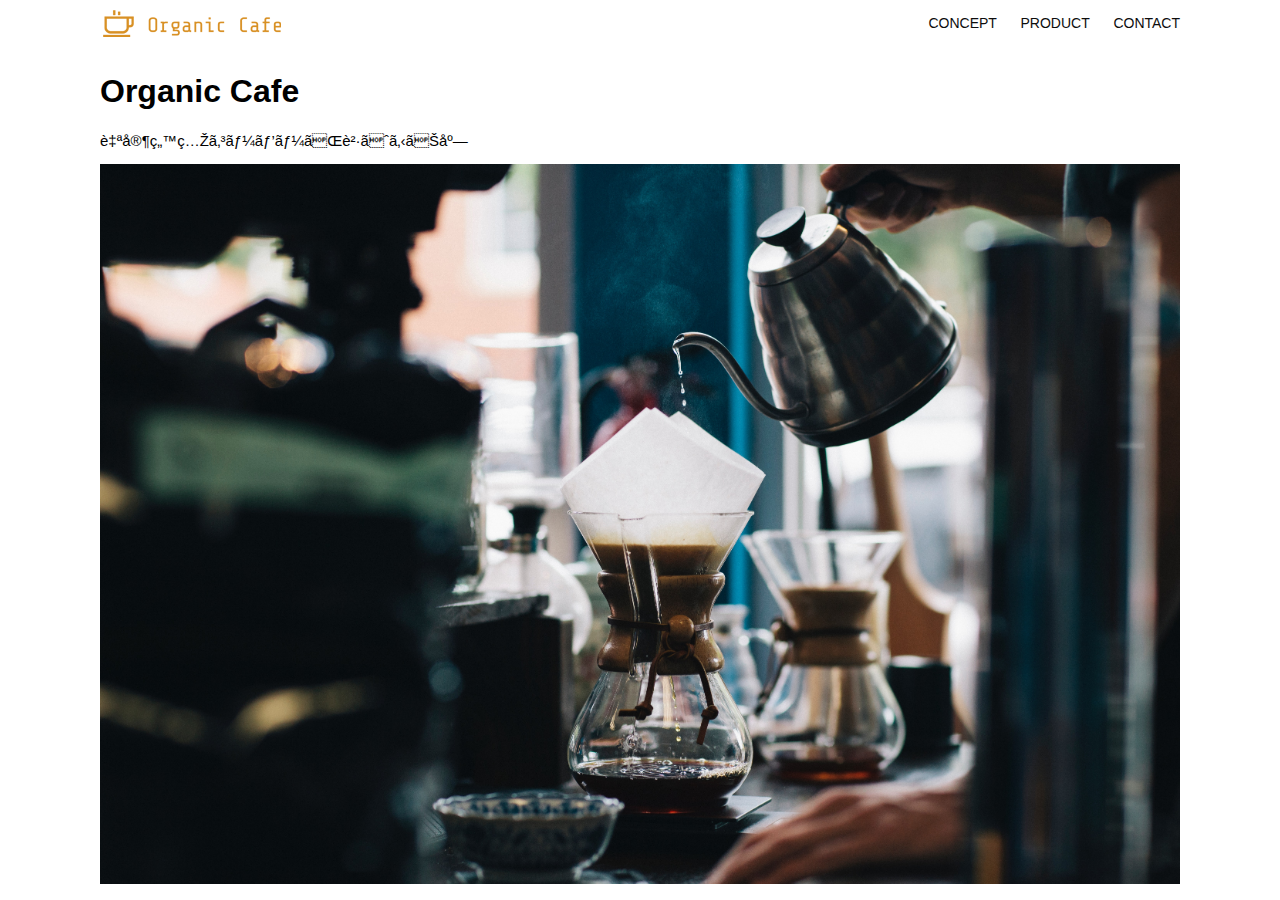
<file: kadai_013/index.html>
<!DOCTYPE html>
 <html>

  <head>
    <title>Organic Cafe</title>
    <meta charset="UFT-8">
    <meta name="description" content="自家焙煎コーヒーがお家で楽しめるOganic Cafe">
    <meta name="viewport" content="width=device-width,initial-scale=1.0">
    <link rel="stylesheet" href="style.css"/>
  </head>
  <body>

    <!-- ヘッダー -->
    <header>
    <!-- ロゴ -->
    <a href="index.html" id="logo"><img src="images/logo.png" alt="トップページに戻る"/></a>

    <!-- PC用ナビゲーション -->
     <nav id="nav-pc">
      <a href="index.html#concept">CONCEPT</a>
      <a href="index.html#product">PRODUCT</a>
      <a href="index.html#contact">CONTACT</a>
     </nav>

     <!-- スマホ用メニューボタン -->
      <img id="menu-sp" src="images/button-menu.png" alt="ナビゲーションを開く" onclick="document.getElementById('nav-sp').style.display = 'block'">
      
     <!-- スマホ用ナビゲーション -->
      <nav id="nav-sp">
        <img id="close" src="images/button-close.png" alt="ナビゲーションを閉じる" onclick="document.getElementById('nav-sp').style.display = 'none'">
         
              <a id="logo-sp" href="index.html" onclick="document.getElementById('nav-sp').style.display = 'none'">
                <img src="images/logo-sp.png" alt="トップページに戻る"></a> 
             
             <a class="menu" href="index.html#concept" onclick="document.getElementById('nav-sp').style.display = 'none'">CONCEPT</a>
             <a class="menu" href="index.html#product" onclick="document.getElementById('nav-sp').style.display = 'none'">PRODUCT</a>
             <a class="menu" href="index.html#contact" onclick="document.getElementById('nav-sp').style.display = 'none'">CONTACT</a>  
        </nav>
      
    </header>

      <main>
        <article>
          <!-- メインビジュアル -->
           <section id="main-visual">
            <div id="main message">
              <h1>Organic Cafe</h1>
              <p>自家焙煎コーヒーが買えるお店</p>
            </div>
            <img src="images/main-image.jpg" alt="コーヒーをハンドドリップで淹れる画像"/>
           </section>
        </article>
      </main>
   </body>
  </html>
</file>
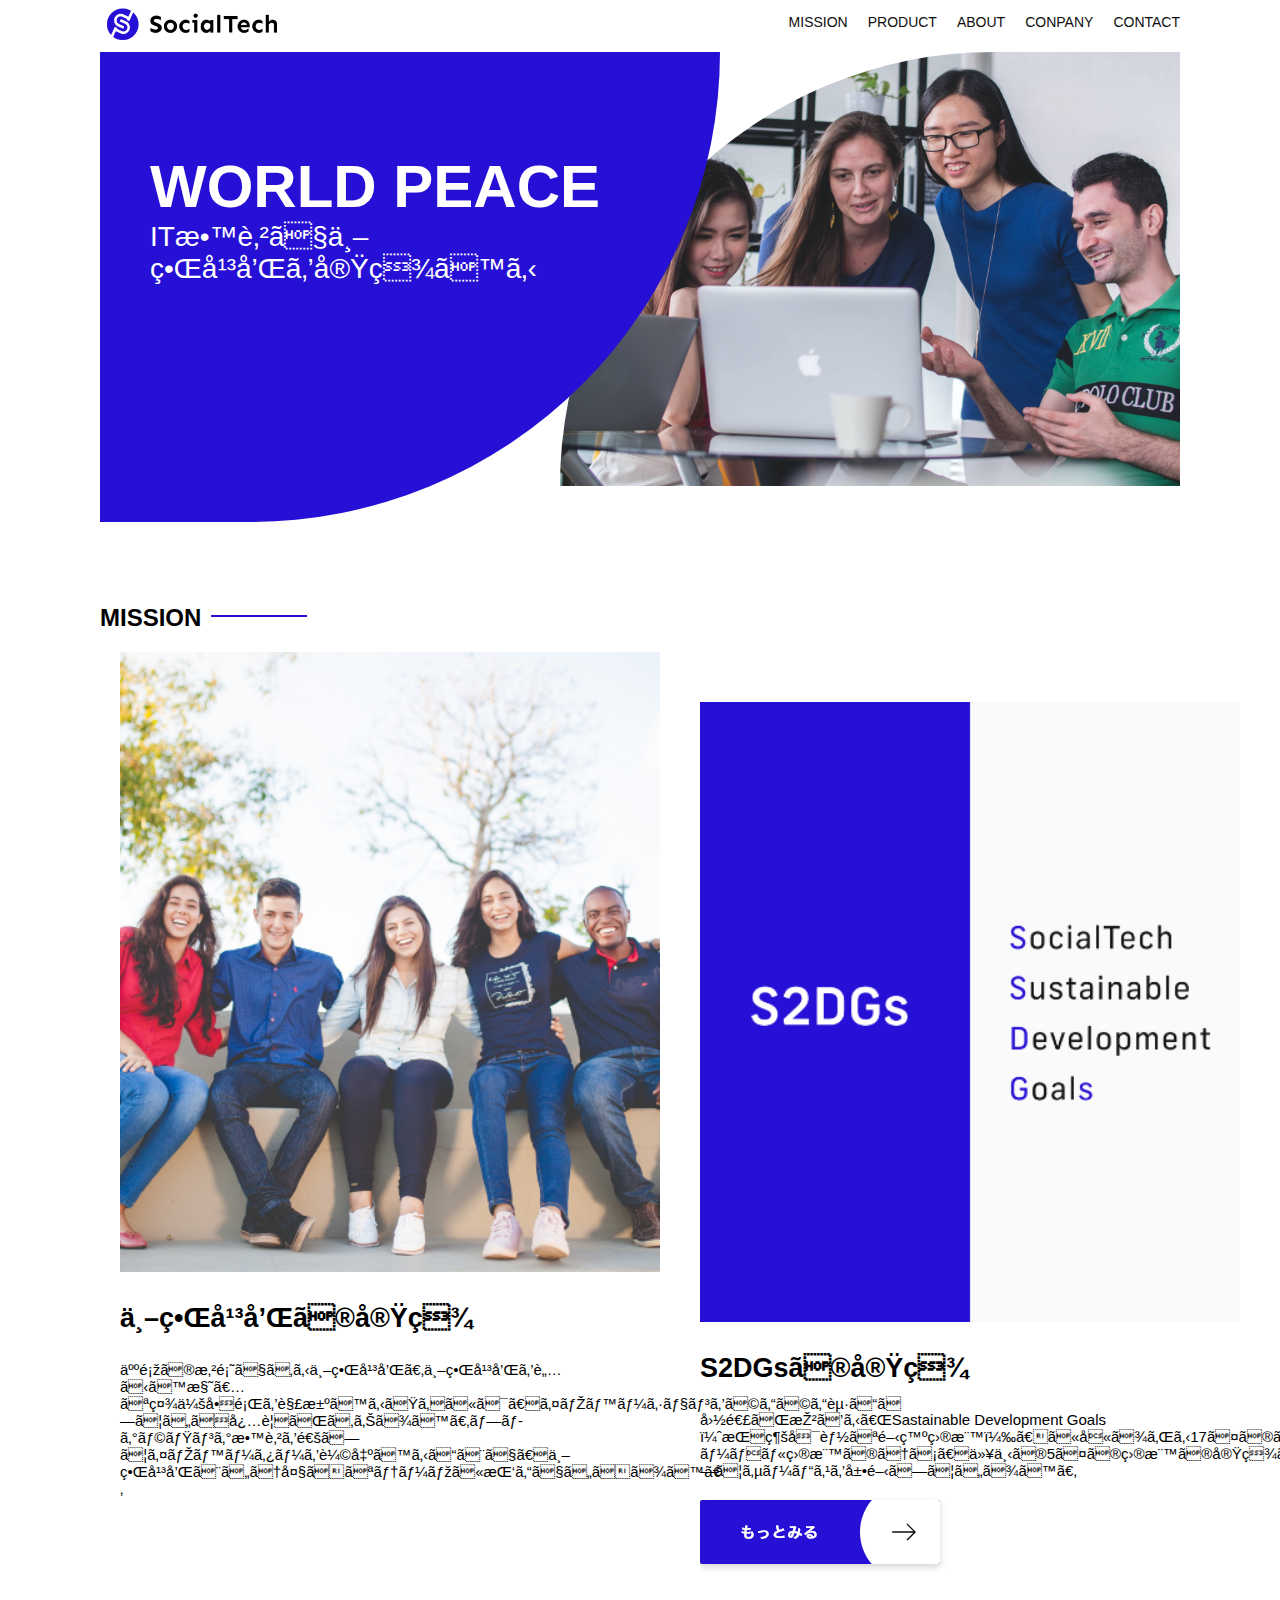
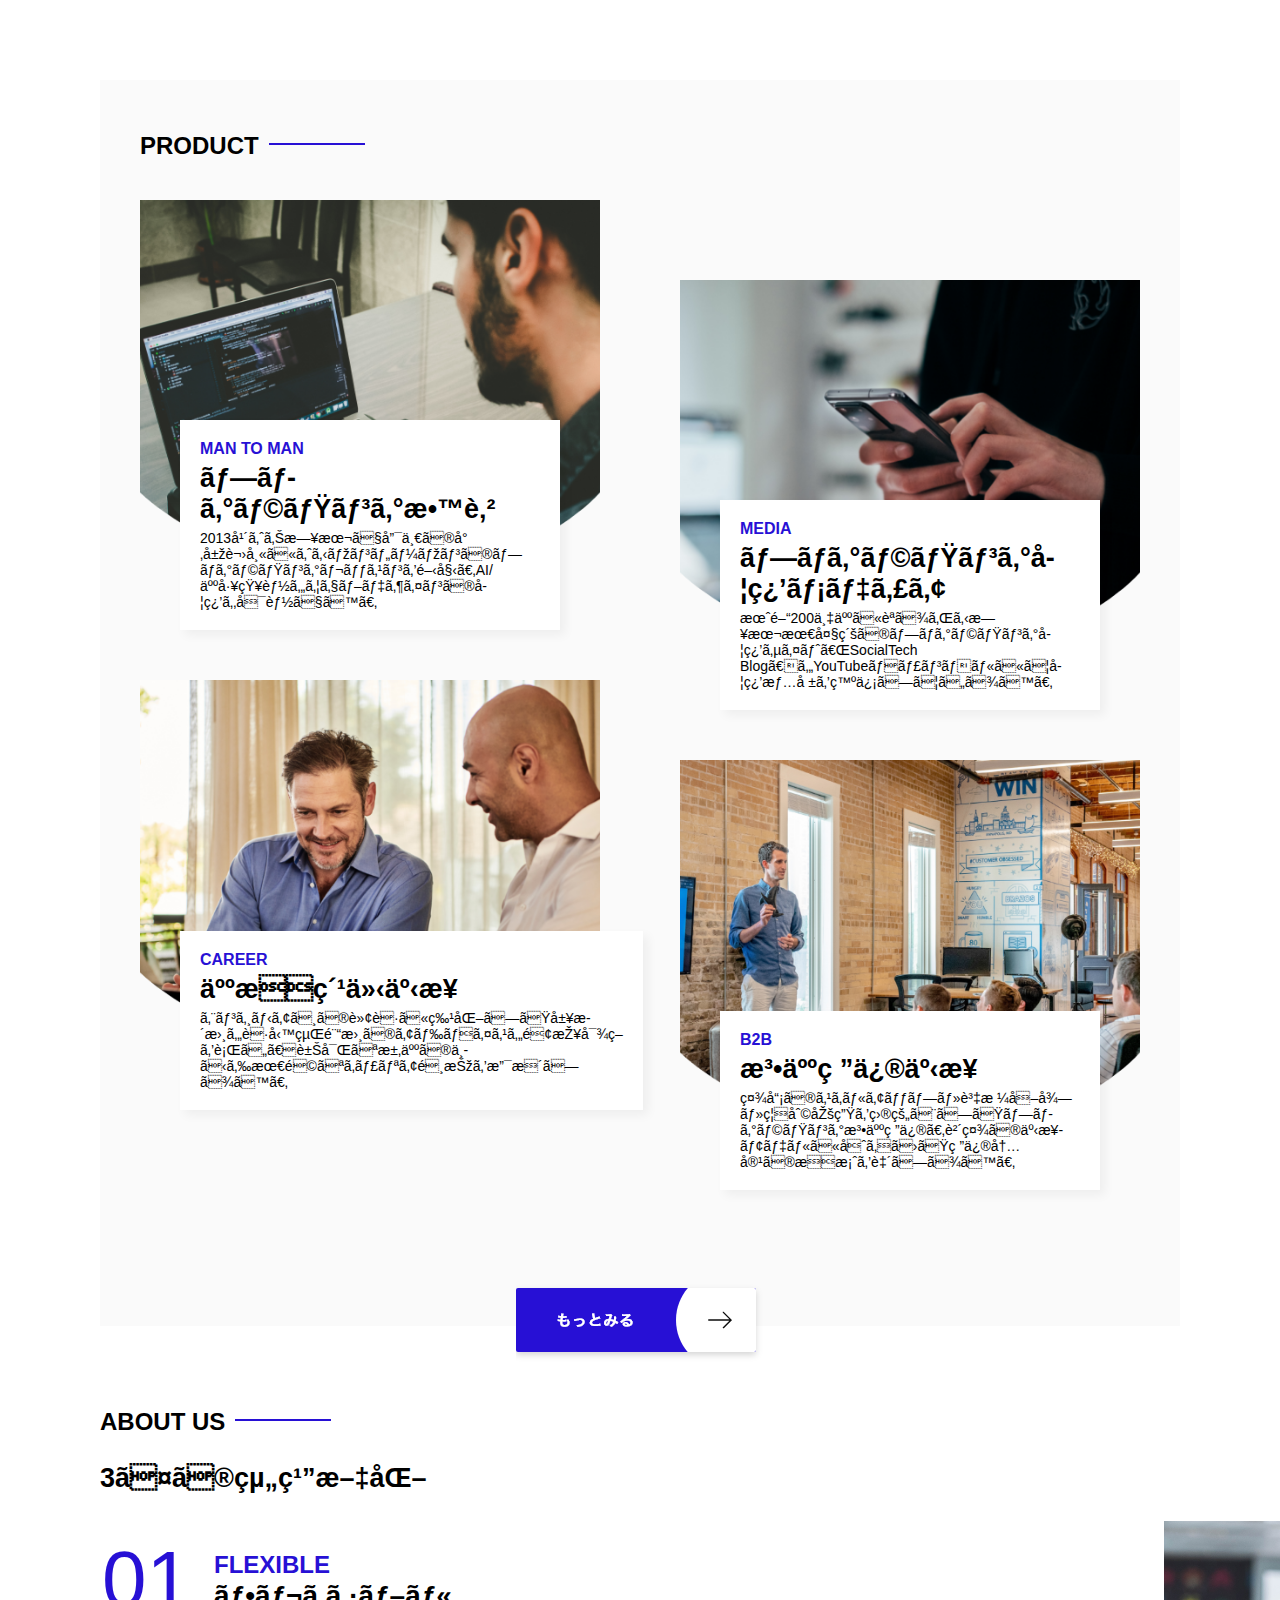
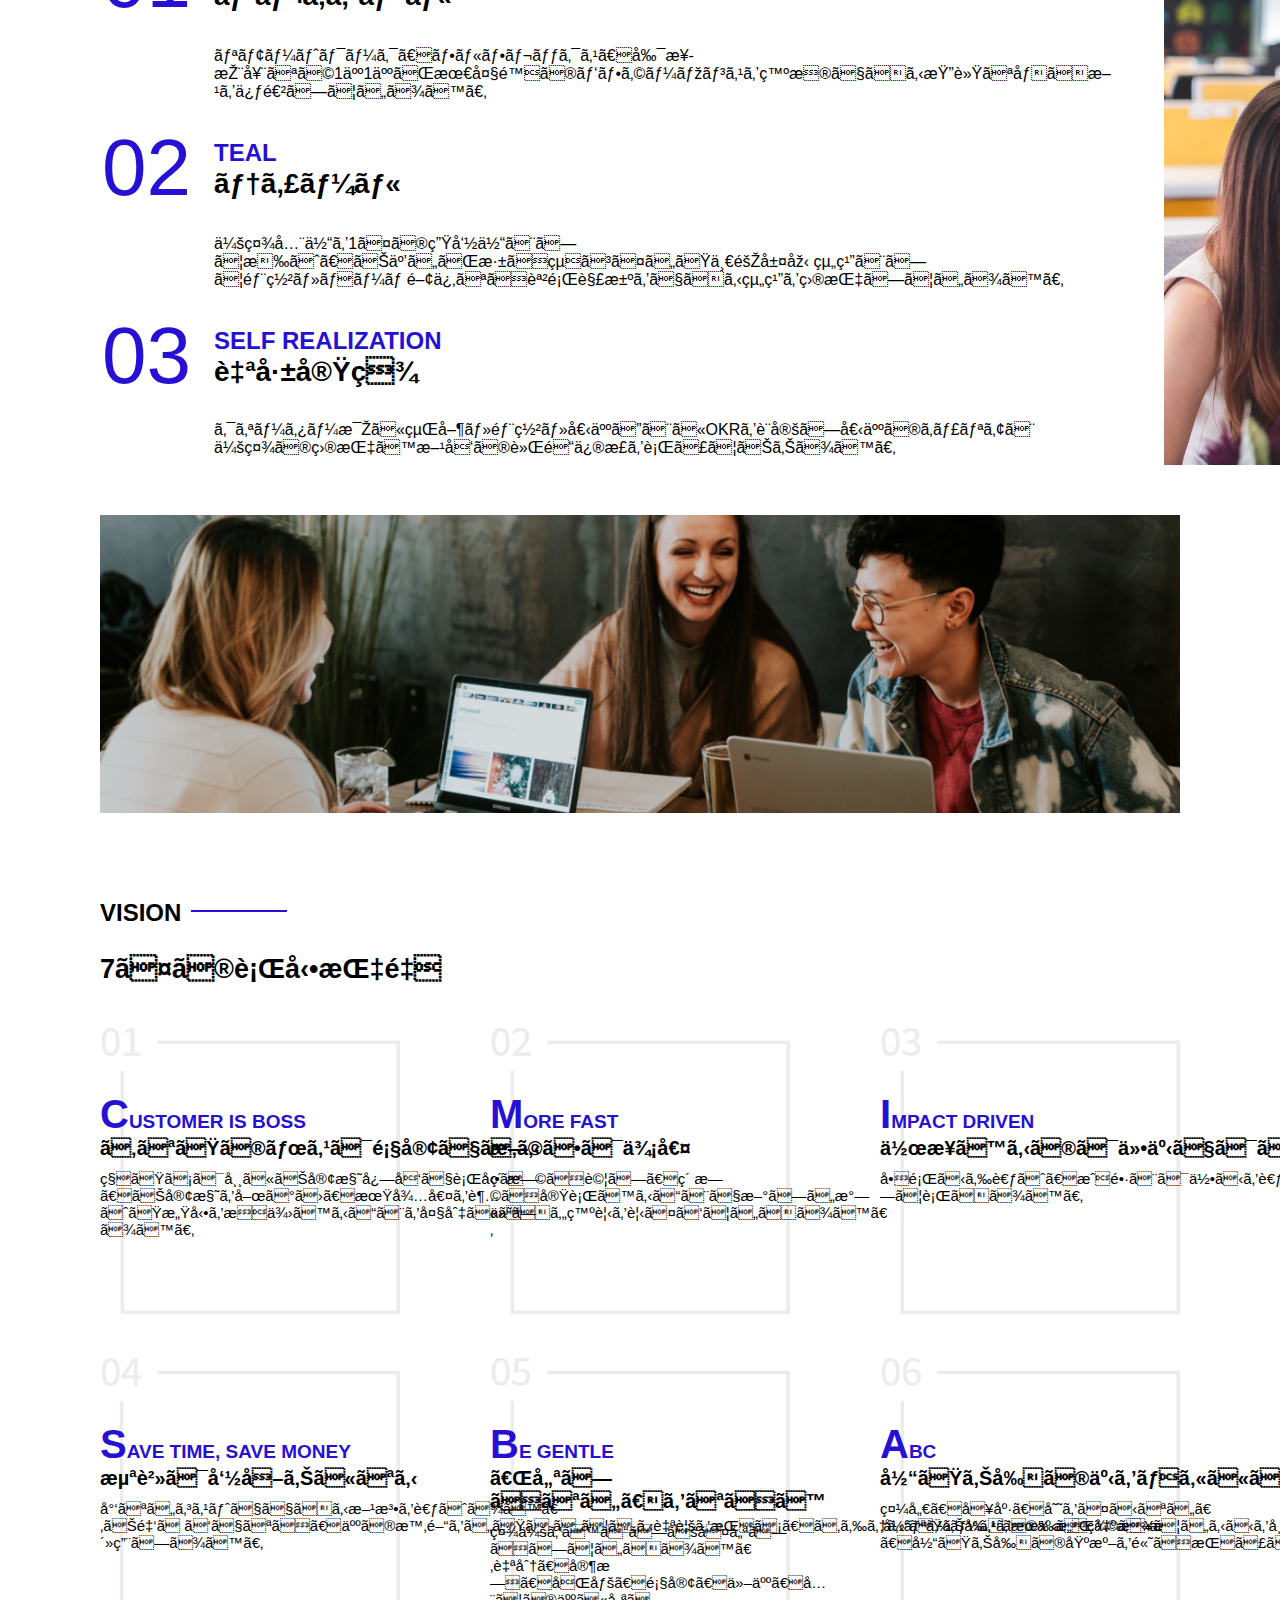
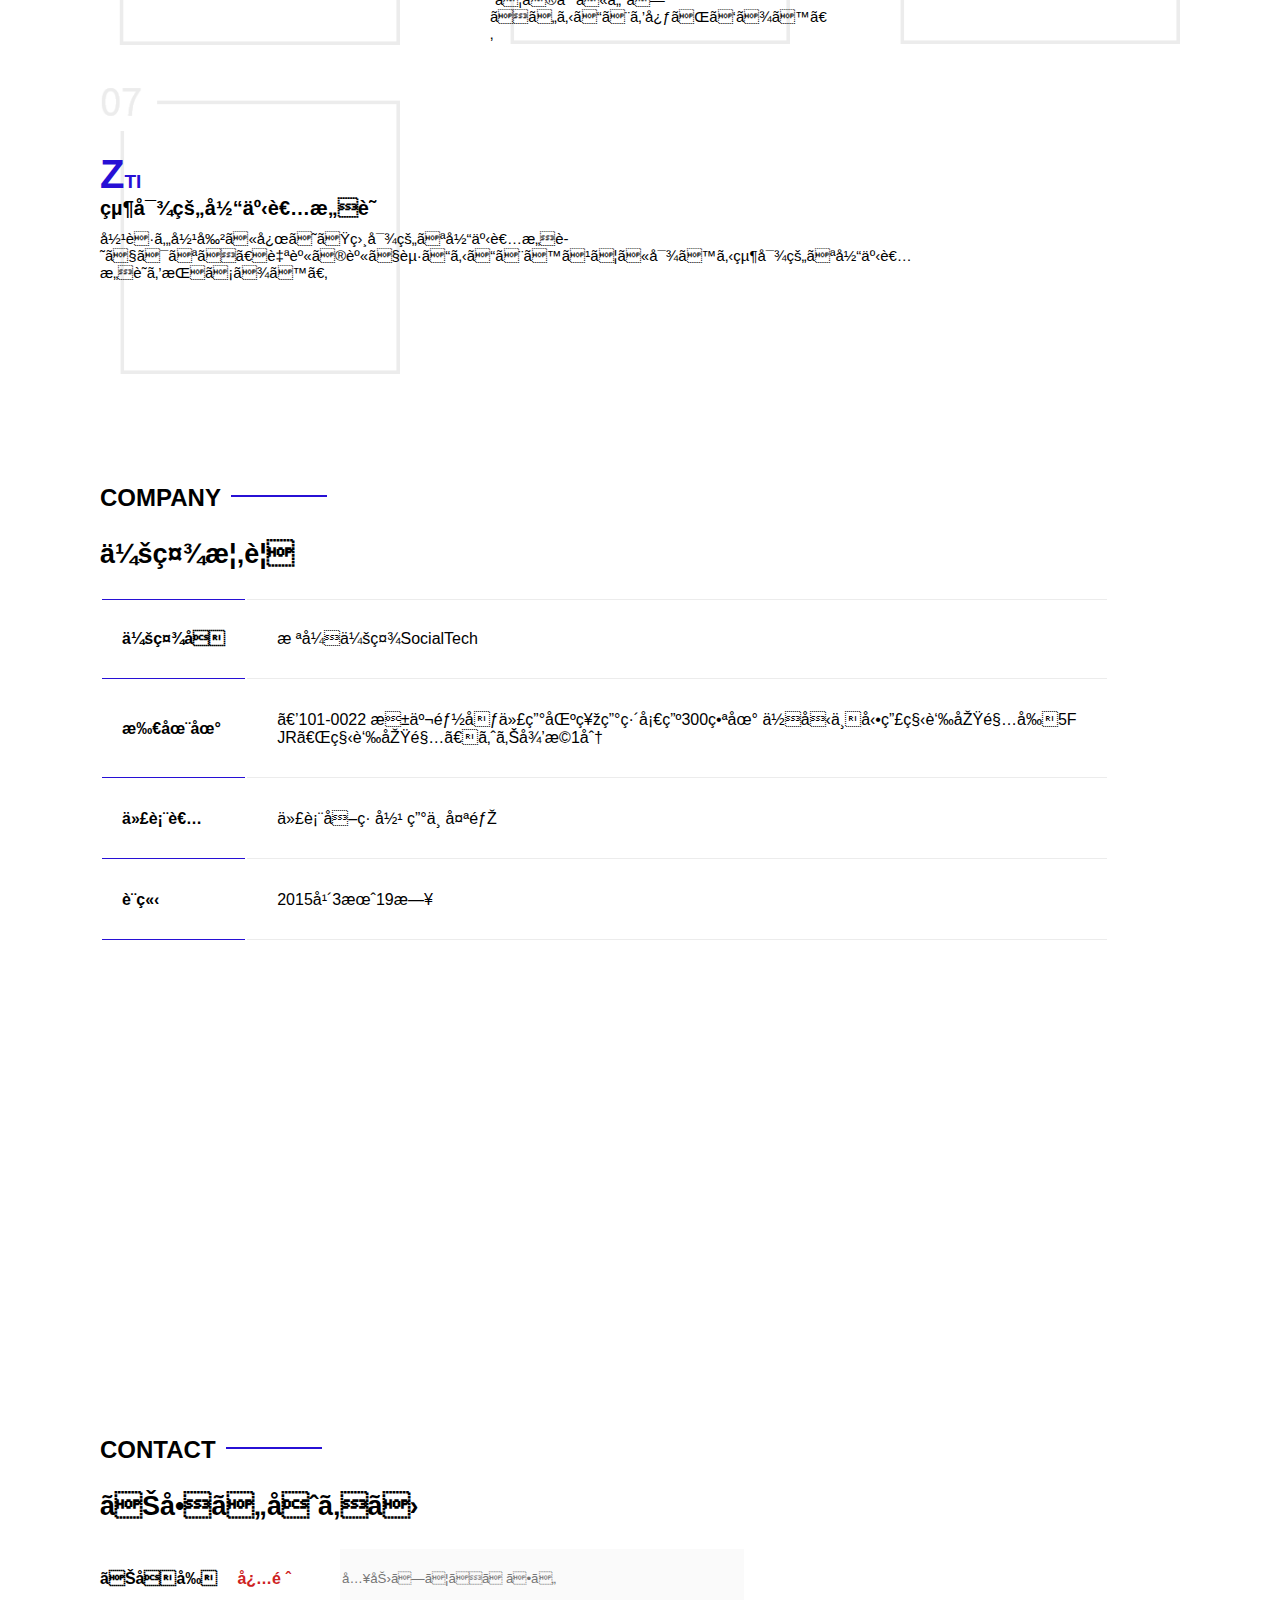
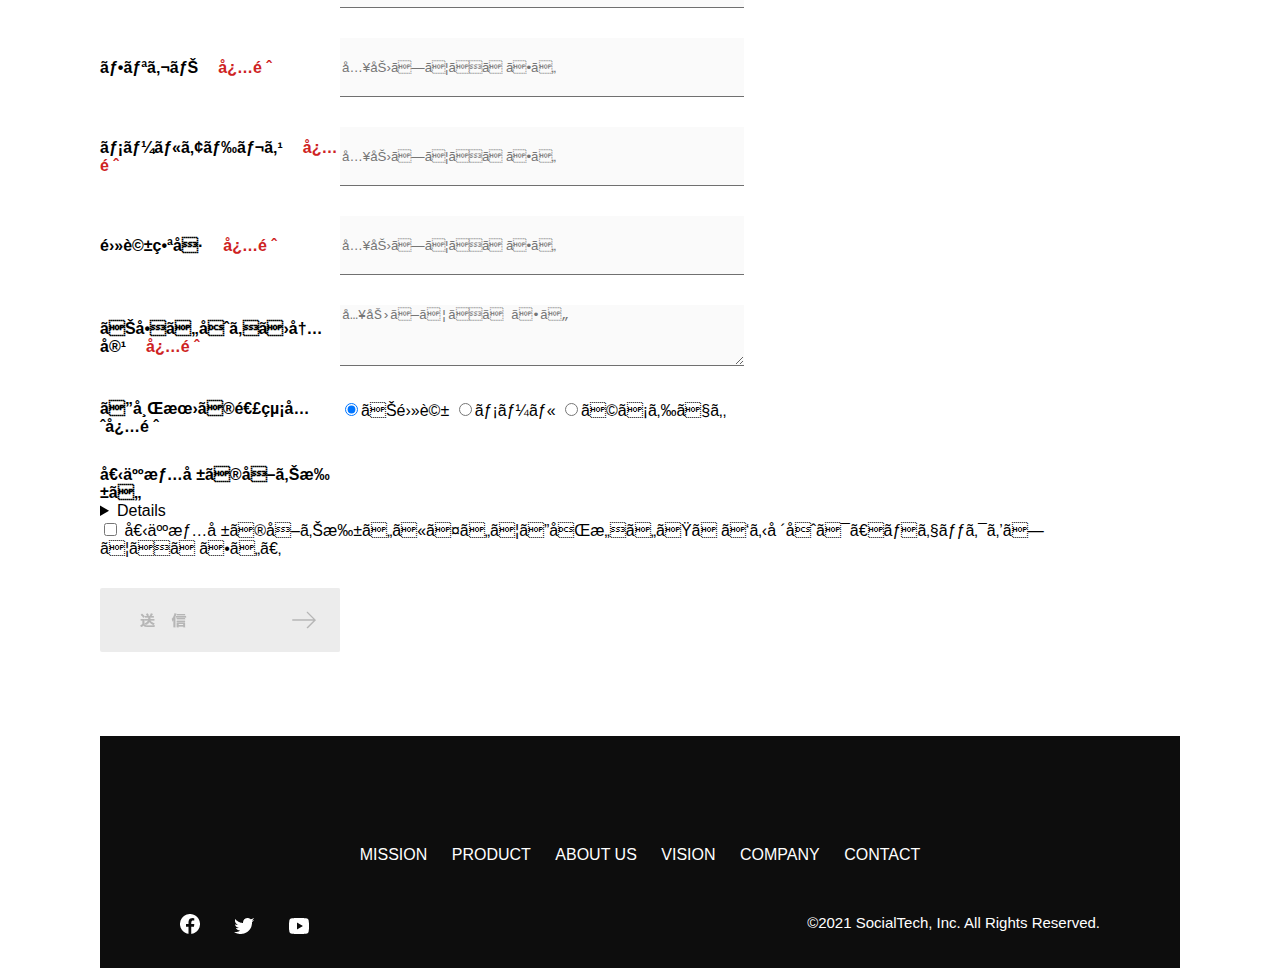
<file: kadai_tutorial_output/index.html>
<!DOCTYPE html>
  <html>
  <head>
     <title>SocialTech</title>
     <meta charset="uft-8">
     <meta name="description" content="SocialTechはEdTech業界のリーディングカンパニーを目指します。">
     <meta name="viewport" content="width=device-width,initial-scale=1.0">
     <link rel="stylesheet" href="style.css">
      

  </head>
  <body>
    <!-- ヘッダー -->
    <header>
    <!-- ロゴ -->
       <a href="index.html" id="logo">
        <img src="images/logo.png" alt="トップページに戻る">
       </a>
    <!-- PC用ナビゲーション -->
       <nav id="nav-pc">
         <ul>
           <li><a href="mission.html">MISSION</a></li>
           <li><a href="product.html">PRODUCT</a></li>
           <li><a href="index.html#aboutus">ABOUT</a></li>
           <li><a href="index.html#company">CONPANY</a></li>
           <li><a href="index.html#cotact">CONTACT</a></li>
         </ul>
       </nav>
        <!-- スマホ用メニューボタン -->
       <button id="menu-sp" onclick="document.getElementById('nav-sp').style.display = 'block'">
         <img src="images/button-menu.png" alt="ナビゲーションを開く">
         </button>
         <!-- スマホ用ナビゲーション -->
        <div id="nav-sp">
          <button id="close" onclick="document.getElementById('nav-sp').style.display = 'none'">
            <img src="images/button-close.png" alt="ナビゲーションを閉じる">
          </button>
  
          <nav>
            <ul>
              <li>
                <a id="logo-sp" href="index.html" onclick="document.getElementById('nav-sp').style.display = 'none'"><img src="images/logo-sp.png" alt="トップページに戻る"></a>
              </li>
              <li><a class="menu" href="mission.html" onclick="document.getElementById('nav-sp').style.display = 'none'">MISSION</a></li>
              <li><a class="menu" href="product.html" onclick="document.getElementById('nav-sp').style.display = 'none'">PRODUCT</a></li>
              <li><a class="menu" href="index.html#aboutus" onclick="document.getElementById('nav-sp').style.display = 'none'">ABOUT US</a></li>
              <li><a class="menu" href="index.html#vision" onclick="document.getElementById('nav-sp').style.display = 'none'">VISION</a></li>
              <li><a class="menu" href="index.html#company" onclick="document.getElementById('nav-sp').style.display = 'none'">COMPANY</a></li>
              <li><a class="menu" href="index.html#contact" onclick="document.getElementById('nav-sp').style.display = 'none'">CONTACT</a></li>
            </ul>
          </nav>
          <div id="sns">
            <a href="https://www.facebook.com/sejuku2013">
              <img src="images/button-facebook.png" alt="Facebookのリンク">
            </a>
            <a href="https://twitter.com/samuraijuku">
              <img src="images/button-twitter.png" alt="Twitterのリンク">
            </a>
            <a href="https://www.youtube.com/channel/UCCFOQO5aDK0xXam4cUQXT8g">
              <img src="images/button-youtube.png" alt="YouTubeのリンク">
            </a>
          </div>
        </div>
    </header>
    
     <main>
       <article>
        <!-- メインビジュアル -->
         <section id="main-visual">
           <div id="main-message">
             <h1>WORLD PEACE</h1>
             <p>IT教育で世界平和を実現する</p>
           </div>
           <img src="images/index/index-main.png" alt="PC周りに集まる多国籍の仲間たち">
         </section>
         <!-- ミッション -->
         <section id="mission">
           <h2 class="index-h2">MISSION</h2>
           <div id="mission-flex">
            <div>
              <img id="mission-photo" src="images/index/index-mission.png" alt="屋外のベンチで写真をさつえいする多国籍の仲間たち">
              <h3>世界平和の実現</h3>
              <p>
                人類の悲願である世界平和。世界平和を脅かす様々な社会問題を解決するためには、イノベーションをどんどん起こしていく必要があります。プログラミング教育を通してイノベーターを輩出することで、世界平和という大きなテーマに挑んでいきます。
              </p>
            </div>
            <div>
              <img id="s2dgs" src="images/index/s2dgs.png" alt="S2DGs">
              <h3>S2DGsの実現</h3>
              <p>国連が掲げる「Sastainable Development Goals （持続可能な開発目標）」に含まれる17つのグローバル目標のうち、以下の5つの目標の実現をミッションとしてサービスを展開しています。</p>
              <a href="mission.html">
                 <img src="images/button-more.png" alt="もっとみる">
              </a>
            </div>
           </div>
         </section>
         <!-- プロダクト -->
          <section id="product">
            <h2 class="index-h2">PRODUCT</h2>
             <div class="product-flex">
              <div id="product-left">
             <div>
                  <img class="product-photo" src="images/index/index-mantoman.png" alt="PCでコードを書く男性">
                  <div class="product-explain">
                     <span>MAN TO MAN</span>
                     <h3>プログラミング教育</h3>
                     <P>2013年より日本で唯一の専属講師によるマンツーマンのプログラミングレッスンを開始。AI/人工知能やウェブデザインの学習も可能です。</P>
                 </div>
                </div>
                <div>
                  <img class="product-photo" src="images/index/index-career.png" alt="笑顔で話し合う２人の男性">
                  <div class="product-explain">
                    <span>CAREER</span>
                    <h3>人材紹介事業</h3>
                    <p>エンジニアへの転職に特化した履歴書や職務経験書のアドバイスや面接対策を行い、豊富な求人の中から最適なキャリア選択を支援します。</p>
                  </div>
                </div>
             </div>
             <div id="product-right">
               <div>
                <img class="product-photo" src="images/index/index-media.png" alt="スマートフォンを操作する人">
                <div class="product-explain">
                  <span>MEDIA</span>
                  <h3>プログラミング学習メディア</h3>
                  <p>月間200万人に読まれる日本最大級のプログラミング学習サイト「SocialTech Blog」やYouTubeチャンネルにて学習情報を発信しています。</p>
                </div>
              </div>
              <div>
                <img class="product-photo" src="images/index/index-b2b.png" alt="講演中の男性とそれを聴く人々">
                <div class="product-explain">
                <span>B2B</span>
                <h3>法人研修事業</h3>
                <P>社員のスキルアップ・資格取得・福利厚生を目的としたプログラミング法人研修。貴社の事業モデルに合わせた研修内容の提案を致します。</P>
                </div>
               </div>
              </div>
             </div>
            <div id="product-more">
              <a href="product.html">
                <img src="images/button-more.png" alt="もっとみる">
              </a>
            </div>  
          </section>
           <!-- ABOUT US -->
            <section id="aboutus">
               <h2 class="index-h2"> ABOUT US</h2>
               <h3>3つの組織文化</h3>
               <div>
                 <table class="culture-table">
                   <tr>
                    <td class="culture-num">01</td>
                    <th><span class="culture-en">FLEXIBLE</span><br>フレキシブル</th>
                  </tr>
                  <tr>
                    <td>
                      <!--空のセル-->
                    </td>
                    <td class="culture-description">リモートワーク、フルフレックス、副業推奨など1人1人が最大限のパフォーマンスを発揮できる柔軟な働き方を促進しています。</td>
                  </tr>
                  <tr>
                    <td class="culture-num">02</td>
                    <th><span class="culture-en">TEAL</span><br>ティール</th>
                  </tr>
                  <tr>
                    <td>
                      <!--空のセル-->
                    </td>
                    <td class="culture-description">会社全体を1つの生命体として捉え、お互いが深く結びついた一階層型 組織として部署・チーム関係なく課題解決をできる組織を目指しています。</td>
                  </tr>
                  <tr>
                    <td class="culture-num">03</td>
                    <th><span class="culture-en">SELF REALIZATION</span><br>自己実現</th>
                  </tr>
                  <tr>
                    <td>
                      <!--空のセル-->
                    </td>
                    <td class="culture-description">クオーター毎に経営・部署・個人ごとにOKRを設定し個人のキャリアと 会社の目指す方向の軌道修正を行っております。</td>
                  </tr> 
                 </table>
                  <img class="culture-img" src="images/index/index-aboutus1.png" alt="笑顔で話しあう2人の女性">
               </div>
                  <img class="culture-img2" src="images/index/index-aboutus2.png" alt="笑顔で話し合う3人の男女">
            </section>
          <!-- VISION -->
          <section id="vision">
            <h2 class="index-h2">VISION</h2>
            <h3>7つの行動指針</h3>
            <div>
                <div class="vision-box">
                  <img src="images/index/vision-01.png" alt="01">
                  <div>
                    <h4>CUSTOMER IS BOSS</h4>
                    <h5>あなたのボスは顧客である</h5>
                    <p>私たちは常にお客様志向で行動し、お客様を喜ばせ、期待値を超えた感動を提供することを大切にします。</p>
                  </div>
                </div>
                 <div class="vision-box">
                  <img src="images/index/vision-02.png" alt="02">
                  <div>
                    <h4> MORE FAST</h4>
                    <h5>早さは価値</h5>
                    <p>素早く試し、素早く実行することで新しい気付きや発見を見つけていきます。</p>
                  </div>
                 </div>
                 <div class="vision-box">
                 <img src="images/index/vision-03.png" alt="03">
                 <div>
                   <h4>IMPACT DRIVEN</h4>
                   <h5>作業するのは仕事ではない</h5>
                   <p>問題から考え、成長とは何かを考え続け、インパクトのある成果を生むために仕事をして行きます。</p>
                 </div>
                </div>
                <div class="vision-box">
                <img src="images/index/vision-04.png" alt="04">
                <div>
                  <h4>SAVE TIME, SAVE MONEY</h4>
                  <h5>浪費は命取りになる</h5>
                  <p>少ないコストでできる方法を考えます。お金だけでなく、人の時間をいただいている自覚を持ち、あらゆるリソースを有意義に活用します。</p>
                </div>
              </div>
              <div class="vision-box">
              <img src="images/index/vision-05.png" alt="05">
              <div>
                <h4>BE GENTLE</h4>
                <h5>「優しくない」をなくす</h5>
                <p>社会をすこしずつ優しくしていきます。自分、家族、同僚、顧客、他人、全ての人に優しくいることを心がけます。</p>
              </div>
            </div>
            <div class="vision-box">
            <img src="images/index/vision-06.png" alt="06">
            <div>
                <h4>ABC</h4>
                <h5>当たり前の事をバカにせずにちゃんとやる</h5>
                <p>礼儀、健康、嘘をつかない。当たり前の事が出来ているかを常に自問し、当たり前の基準を高く持って行動します。</p>
            </div>
          </div>
          <div class="vision-box">
          <img src="images/index/vision-07.png" alt="07">
          <div>
                <h4>ZTI</h4>
                <h5>絶対的当事者意識</h5>
                <p>役職や役割に応じた相対的な当事者意識ではなく、自身の身で起こることすべてに対する絶対的な当事者意識を持ちます。</p>
          </div>
         </div>  
       </div>
      </section>
      <!-- COMPANY -->
      <section id="company">
         <h2 class="index-h2">COMPANY</h2>
         <h3>会社概要</h3>
           <table id="comapany-table">
             <tr>
               <th class="tableheader tableheader-first">会社名</th>
               <td class="cell cell-first">株式会社SocialTech</td>
             </tr>
             <tr>
               <th class="tableheader">所在地</th>
               <td class="cell">〒101-0022 東京都千代田区神田練塀町300番地 住友不動産秋葉原駅前5F<br>JR「秋葉原駅」より徒歩1分</td>
             </tr>
             <tr>
               <th class="tableheader">代表者</th>
               <td class="cell">代表取締役 田中 太郎</td>
             </tr>
             <tr>
               <th class="tableheader">設立</th>
               <td class="cell">2015年3月19日</td>
             </tr>
           </table>
     <iframe
      src="https://www.google.com/maps/embed?pb=!1m18!1m12!1m3!1d3240.068855133681!2d139.77207767578852!3d35.69992317258122!2m3!1f0!2f0!3f0!3m2!1i1024!2i768!4f13.1!3m3!1m2!1s0x60188fee13660e23%3A0x77137876edf742ac!2z5L2P5Y-L5LiN5YuV55Sj56eL6JGJ5Y6f6aeF5YmN44OT44Or!5e0!3m2!1sja!2sjp!4v1728192543068!5m2!1sja!2sjp"
      style="border: 0" allowfullscreen="" loading="lazy">
    </iframe>
      </section>
      <!-- お問い合わせフォーム -->
       <section id="contact">
         <h2 class="index-h2">CONTACT</h2>
         <h3>お問い合わせ</h3>
         <form>
           <div>
             <div class="contact-heading">
              <label class="contact-label">お名前<span class="contact-span">必須</span></label>
             </div>
             <div>
               <input type="text" name="name" placeholder="入力してください" class="contact-textbox">
             </div>
           </div>
           <div>
             <div class="contact-heading">
               <label class="contact-label">フリガナ<span class="contact-span">必須</span></label>
             </div>
             <div> 
              <input type="text" name="hurigana" placeholder="入力してください" class="contact-textbox">
             </div>
            </div>
            <div>
              <div class="contact-heading">
                <label class="contact-label">メールアドレス<span class="contact-span">必須</span></label>
              </div>
              <div>
                <input type="text" name="email" placeholder="入力してください" class="contact-textbox">
              </div>
            </div>
              <div>
                <div class="contact-heading">
                  <lavel class="contact-label">電話番号<span class="contact-span">必須</span></lavel>
                </div>
              <div>
                <input type="text" name="tel" placeholder="入力してください" class="contact-textbox">
             </div>
           </div>
           <div>
            <div class="contact-heading">
               <label class="contact-label">お問い合わせ内容<span class="contact-span">必須</span></label>
            </div>
            <div>
              <textarea class="contact-textbox" placeholder="入力してください" name="massage"></textarea>
            </div>
           </div>
           <div>
             <div class="contact-heading">
               <label class="contact-label">ご希望の連絡先<span class="cotact-span">必須</span></label>
             </div>
             <div>
               <input class="radiobutton" type="radio" value="tel" name="contact" checked><label>お電話</label>
               <input class="radiobutton" type="radio" volue="mail" name="contact"><label>メール</label>
               <input class="radiobutton" type="radio" volue="both" name="contact"><label>どちらでも</label>
             </div>
           </div>
             <div>
              <div class="contact-heading">
                <label class="contact-label">個人情報の取り扱い</label>
              </div>
              <div>
                <details>
                  <sammary>お問い合わせフォームの個人情報の取り扱いについて</sammary>
                  <div>
                    <dl>
                      <dt>１．組織の名称又は氏名</dt>
                      <dd>株式会社SocialTech</dd>
                      <dt>２．個人情報保護管理者（若しくはその代理人）の氏名又は職名、所属及び連絡先</dt>
                      <dd>
                        <p>鈴木 一郎 コーポレート部</p>
                        <p>メールアドレス:samurai@example.com</p>
                        <p>TEL:03-1234-5678</p> 
                      </dd>
                      <dt>３．個人情報の利用目的</dt>
                      <dd>
                        <ul>
                          <li>本サービス及び本サービスに関連する情報の提供又はそれらに関する連絡のため</li>
                          <li>ユーザーの本人確認のため</li>
                          <li>当社サービスのご案内のため</li>
                          <li>当社の商品等の広告または宣伝（電子メールによるものを含むものとします。）</li>
                        </ul>
                      </dd>
                      <dt>４．個人情報の取り扱い業務の委託</dt>
                      <dd>個人情報の取扱業務の全部または一部を外部に業務委託する場合があります。その際、弊社は、個人情報を適切に保護できる管理体制を敷き実行していることを条件として委託先を厳選したうえで、機密保持契約を委託先と締結し、お客様の個人情報を厳密に管理させます。</dd>
                      <dt>５．個人情報の開示等の請求</dt>
                      <dd>お客様は、弊社に対してご自身の個人情報の開示等（利用目的の通知、開示、内容の訂正・追加・削除、利用の停止または消去、第三者への提供の停止）に関して、当社問合わせ窓口に申し出ることができます。<br>
                        その際、弊社はお客様ご本人を確認させていただいたうえで、合理的な期間内に対応いたします。<br>
                        なお、個人情報に関する弊社問合わせ先は、次の通りです。
                      </dd>
                      <dd>
                        <p>株式会社SocialTech 個人情報問合せ窓口</p>
                        <p>〒150-0043 東京都千代田区神田練塀町300番地 住友不動産秋葉原駅前ビル5F</p>
                        <p>メールアドレス:samurai@example.com TEL:03-1234-5678</p>
                      </dd>

                      <dt>６．個人情報を提供されることの任意性について</dt>
                      <dd>お客様がご自身の個人情報を弊社に提供されるか否かは、お客様のご判断によりますが、もしご提供されない場合には、適切なサービスが提供できない場合がありますので予めご了承ください。</dd>
                    </dl>
                  </div>
                </details>
                <input type="checkbox" name="agree">
                <span>個人情報の取り扱いについてご同意いただける場合は、チェックをしてください。</span>
              </div>
             </div>
              <input type="image" src="images/button-submit.png" alt="送信する">
         </form>
       </section>
     </article>
     </main>
        <footer>
           <div id="footer-logo">
             <imag src="images/logo-sp.png" alt="SocialTech">
           </div>
            <div id="footer-link">
              <a href="mission.html">MISSION</a>
              <a href="product.html">PRODUCT</a>
              <a href="index.html#aboutus">ABOUT US</a>
              <a href="index.html#vision">VISION</a>
              <a href="index.html#company">COMPANY</a>
              <a href="index.html#contact">CONTACT</a>
            </div>
             <div id="sns-footer">
               <div class="sns-btns">
                <a href="http://www.facebook.com/sejuku2013"><img src="images/button-facebook.png" alt="Facebookのリンク"></a>
                <a href="https://twitter.com/samuraijuku"><img src="images/button-twitter.png" alt="Twitterのリンク"></a>
                <a href="http://www.youtube.com/channel/UCCFOQO5aDK0xXam4cUQXT8g"><img src="images/button-youtube.png" alt="YouTubeのリンク"></a>
               </div>
                <p id="copyright">&copy;2021 SocialTech, Inc. All Rights Reserved.</p>
             </div>
        </footer>
  </body>
 
  </html>
</file>
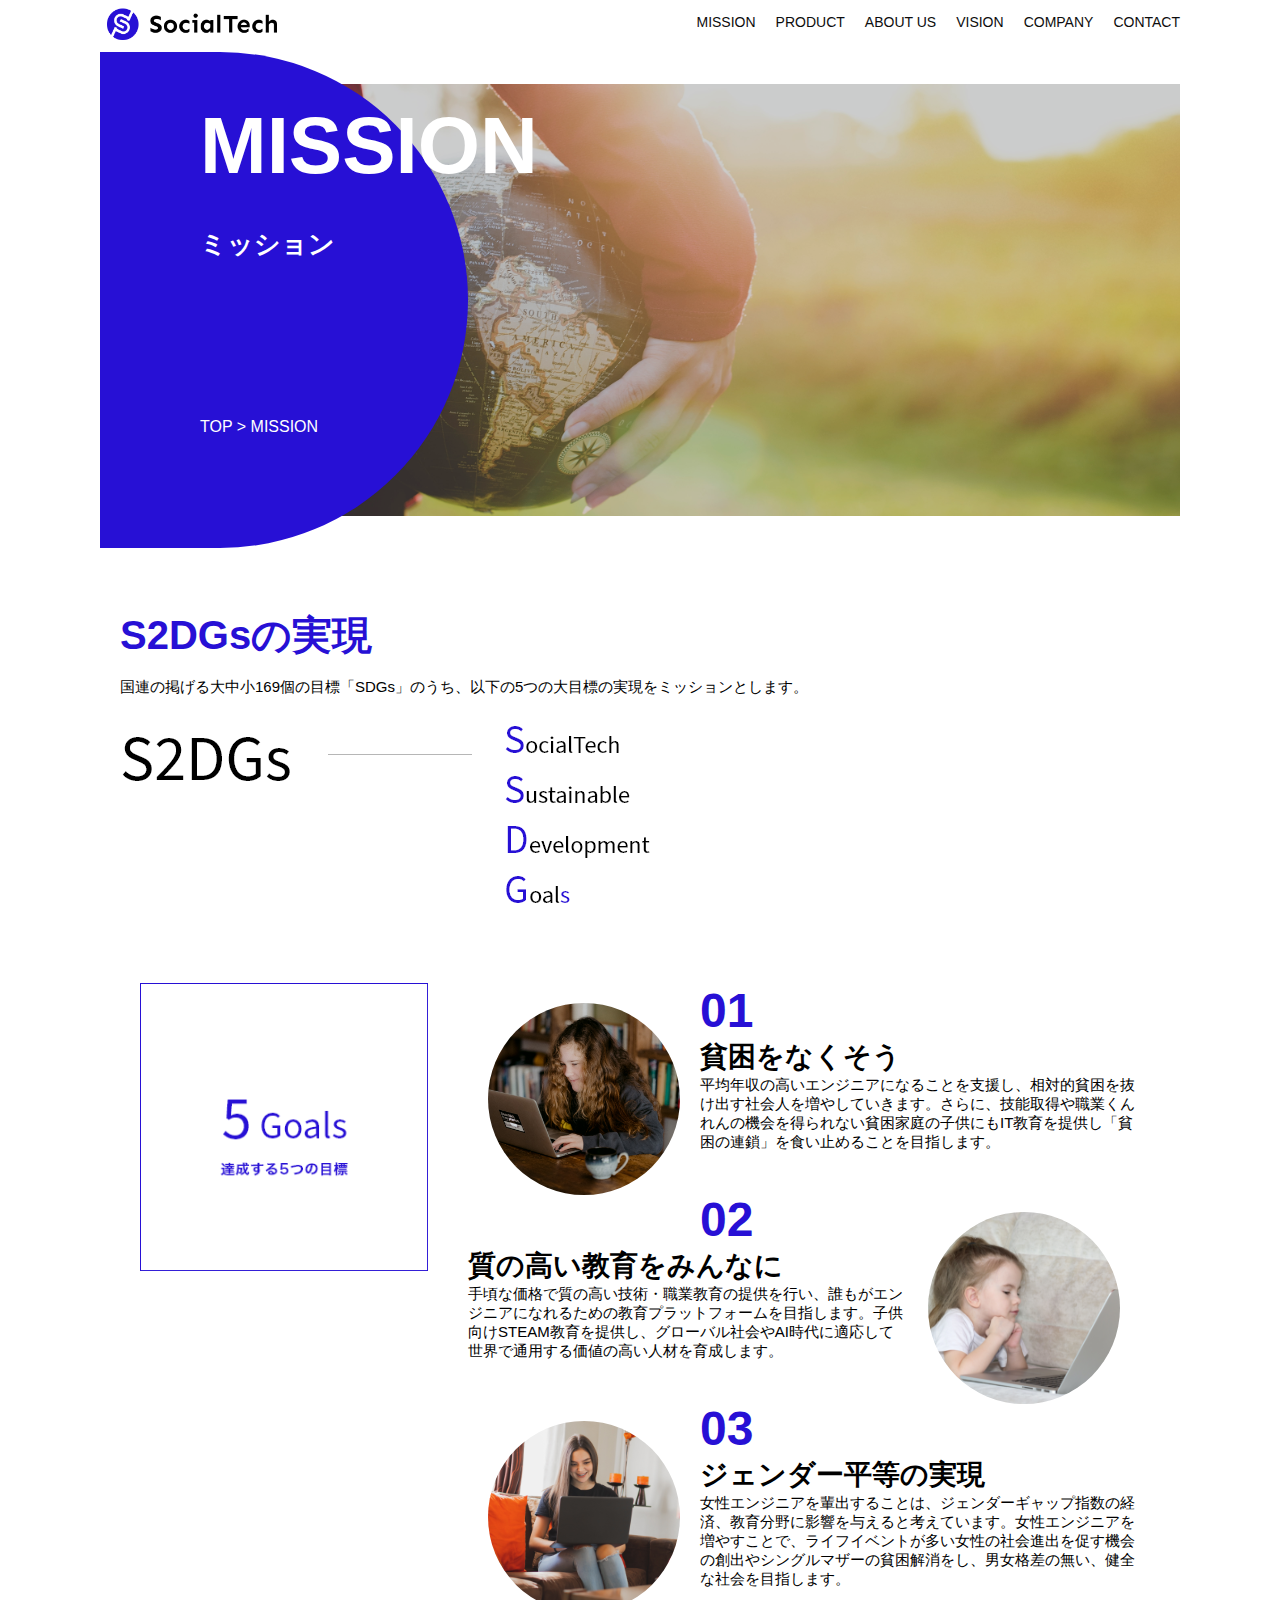
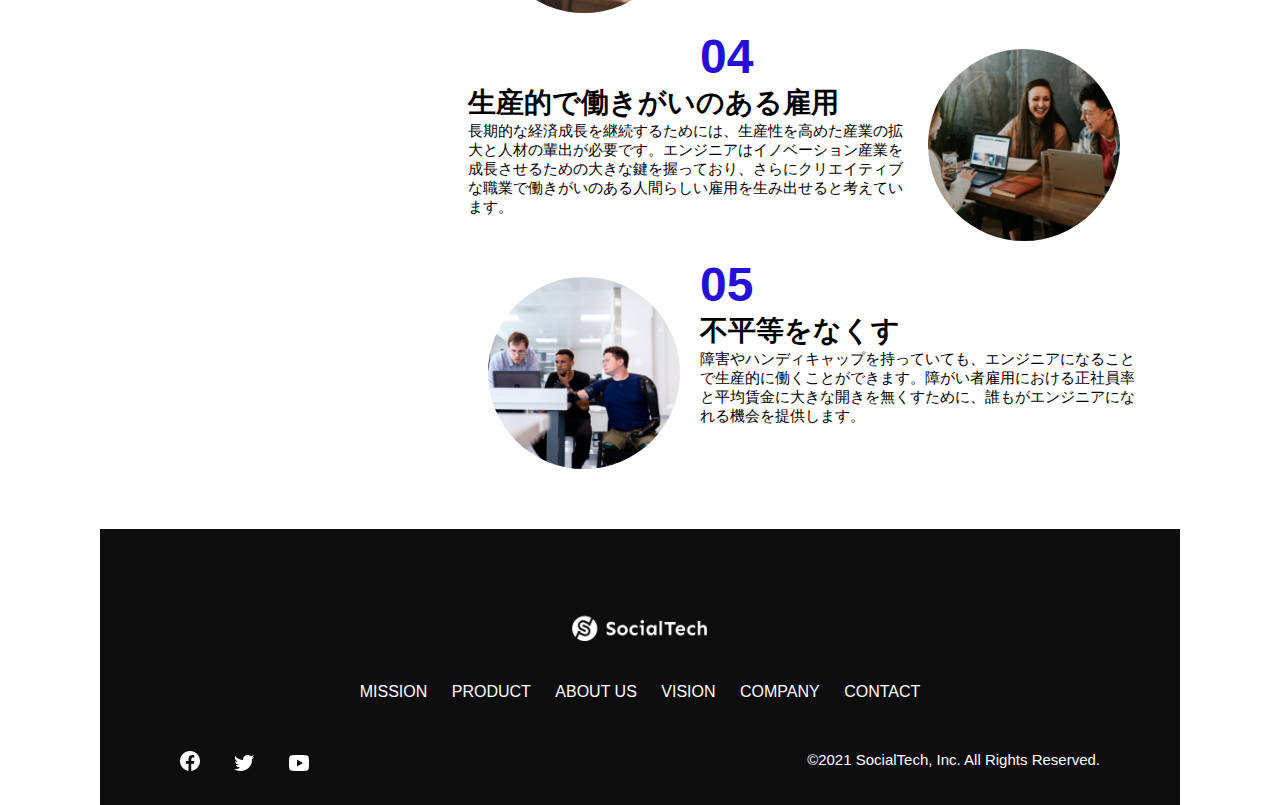
<file: kadai_tutorial_output/mission.html>
<!DOCTYPE html>
  <html>
    <head>
      <title>SocialTech-MISSION ミッション-</title>
      <meta charset="utf-8">
      <meta name="description" content="SocialTechが目指す5つの目標(S2DGs)を紹介します">
      <meta name="viewport" content="width=device-width, initial-scale=1.0">
      <link rel="stylesheet" href="style.css">
    </head>
  
    <body>
      <!-- ヘッダー -->
      <header>
        <!-- ロゴ -->
        <a href="index.html" id="logo">
          <img src="images/logo.png" alt="トップページに戻る">
        </a>
  
        <!-- PC用ナビゲーション -->
        <nav id="nav-pc">
          <ul>
            <li><a href="mission.html">MISSION</a></li>
            <li><a href="product.html">PRODUCT</a></li>
            <li><a href="index.html#aboutus">ABOUT US</a></li>
            <li><a href="index.html#vision">VISION</a></li>
            <li><a href="index.html#company">COMPANY</a></li>
            <li><a href="index.html#contact">CONTACT</a></li>
          </ul>
        </nav>
  
        <!-- スマホ用メニューボタン -->
        <button id="menu-sp" onclick="document.getElementById('nav-sp').style.display = 'block'">
          <img src="images/button-menu.png" alt="ナビゲーションを開く">
        </button>
  
        <!-- スマホ用ナビゲーション -->
        <div id="nav-sp">
          <button id="close" onclick="document.getElementById('nav-sp').style.display = 'none'">
            <img src="images/button-close.png" alt="ナビゲーションを閉じる">
          </button>
  
          <nav>
            <ul>
              <li>
                <a id="logo-sp" href="index.html" onclick="document.getElementById('nav-sp').style.display = 'none'"><img src="images/logo-sp.png" alt="トップページに戻る"></a>
              </li>
              <li><a class="menu" href="mission.html" onclick="document.getElementById('nav-sp').style.display = 'none'">MISSION</a></li>
              <li><a class="menu" href="product.html" onclick="document.getElementById('nav-sp').style.display = 'none'">PRODUCT</a></li>
              <li><a class="menu" href="index.html#aboutus" onclick="document.getElementById('nav-sp').style.display = 'none'">ABOUT US</a></li>
              <li><a class="menu" href="index.html#vision" onclick="document.getElementById('nav-sp').style.display = 'none'">VISION</a></li>
              <li><a class="menu" href="index.html#company" onclick="document.getElementById('nav-sp').style.display = 'none'">COMPANY</a></li>
              <li><a class="menu" href="index.html#contact" onclick="document.getElementById('nav-sp').style.display = 'none'">CONTACT</a></li>
            </ul>
          </nav>
          <div id="sns">
            <a href="https://www.facebook.com/sejuku2013">
              <img src="images/button-facebook.png" alt="Facebookのリンク">
            </a>
            <a href="https://twitter.com/samuraijuku">
              <img src="images/button-twitter.png" alt="Twitterのリンク">
            </a>
            <a href="https://www.youtube.com/channel/UCCFOQO5aDK0xXam4cUQXT8g">
              <img src="images/button-youtube.png" alt="YouTubeのリンク">
            </a>
          </div>
        </div>
      </header>
  
      <main>
        <article>
          <section id="mission-main">
            <div class="mission-main-inner">
              <div id="mission-title">
                <h1>MISSION<br><span>ミッション</span></h1>
                <p>TOP > MISSION</p>
              </div>
            </div>
              
          </section>
           
           <section id="mission-s2dgs">
            <h2 class="mission-h2">S2DGsの実現</h2>
            <p>国連の掲げる大中小169個の目標「SDGs」のうち、以下の5つの大目標の実現をミッションとします。</p>
            <img src="images/mission/mission-s2dgs.png" alt="S2DGs">
           </section>

           <section id="mission-five-goals">
             <div class="five-goals-image">
              <img src="images/mission/mission-5goals.png" alt="5Goals">
             </div>
             <div class="five-goals-read">
              <div>
                <img class="fivegoals-image-left" src="images/mission/mission-5goals01.png" alt="PCを操作する女の子">
                <span class="fivegoals-number">01</span>
                <h3 class="fivegoals-h3">貧困をなくそう</h3>
                <p class="fivegoals-p">平均年収の高いエンジニアになることを支援し、相対的貧困を抜け出す社会人を増やしていきます。さらに、技能取得や職業くんれんの機会を得られない貧困家庭の子供にもIT教育を提供し「貧困の連鎖」を食い止めることを目指します。</p> 
              </div>
              <div>
                <img class="fivegoals-image-right" src="images/mission/mission-5goals02.png" alt="PCを見つめる小さい女の子">
                <span class="fivegoals-number">02</span>
                <h3 class="fivegoals-h3">質の高い教育をみんなに</h3>
                <p class="fivegoals-p">手頃な価格で質の高い技術・職業教育の提供を行い、誰もがエンジニアになれるための教育プラットフォームを目指します。子供向けSTEAM教育を提供し、グローバル社会やAI時代に適応して世界で通用する価値の高い人材を育成します。</p>
              </div>
              <div>
                <img class="fivegoals-image-left" src="images/mission/mission-5goals03.png" alt="PCを操作する女性">
  
                <span class="fivegoals-number">03</span>
                <h3 class="fivegoals-h3">ジェンダー平等の実現</h3>
                <p class="fivegoals-p">女性エンジニアを輩出することは、ジェンダーギャップ指数の経済、教育分野に影響を与えると考えています。女性エンジニアを増やすことで、ライフイベントが多い女性の社会進出を促す機会の創出やシングルマザーの貧困解消をし、男女格差の無い、健全な社会を目指します。</p>
              </div>
              <div>
                <img class="fivegoals-image-right" src="images/mission/mission-5goals04.png" alt="笑顔で話し合う3人の男女">
                <span class="fivegoals-number">04</span>
                <h3 class="fivegoals-h3">生産的で働きがいのある雇用</h3>
                <p class="fivegoals-p">長期的な経済成長を継続するためには、生産性を高めた産業の拡大と人材の輩出が必要です。エンジニアはイノベーション産業を成長させるための大きな鍵を握っており、さらにクリエイティブな職業で働きがいのある人間らしい雇用を生み出せると考えています。</p>
              </div>
              <div>
                <img class="fivegoals-image-left" src="images/mission/mission-5goals05.png" alt="障害を持つ男性が生き生きと働く様子">
                <span class="fivegoals-number">05</span>
                <h3 class="fivegoals-h3">不平等をなくす</h3>
                <p class="fivegoals-p">障害やハンディキャップを持っていても、エンジニアになることで生産的に働くことができます。障がい者雇用における正社員率と平均賃金に大きな開きを無くすために、誰もがエンジニアになれる機会を提供します。</p>
              </div>
            </div>
           </section>

        </article>
      </main>
  
      <footer>
        <div id="footer-logo">
          <img src="images/logo-sp.png" alt="SocialTech">
        </div>
        <div id="footer-link">
          <a href="mission.html">MISSION</a>
          <a href="product.html">PRODUCT</a>
          <a href="index.html#aboutus">ABOUT US</a>
          <a href="index.html#vision">VISION</a>
          <a href="index.html#company">COMPANY</a>
          <a href="index.html#contact">CONTACT</a>
        </div>
        <div id="sns-footer">
          <div class="sns-btns">
            <a href="https://www.facebook.com/sejuku2013"><img src="images/button-facebook.png" alt="Facebookのリンク"></a>
            <a href="https://twitter.com/samuraijuku"><img src="images/button-twitter.png" alt="Twitterのリンク"></a>
            <a href="https://www.youtube.com/channel/UCCFOQO5aDK0xXam4cUQXT8g"><img src="images/button-youtube.png" alt="YouTubeのリンク"></a>
          </div>
          <p id="copyright">&copy;2021 SocialTech, Inc. All Rights Reserved.</p>
        </div>
      </footer>
  
    </body>
  </html>
</file>
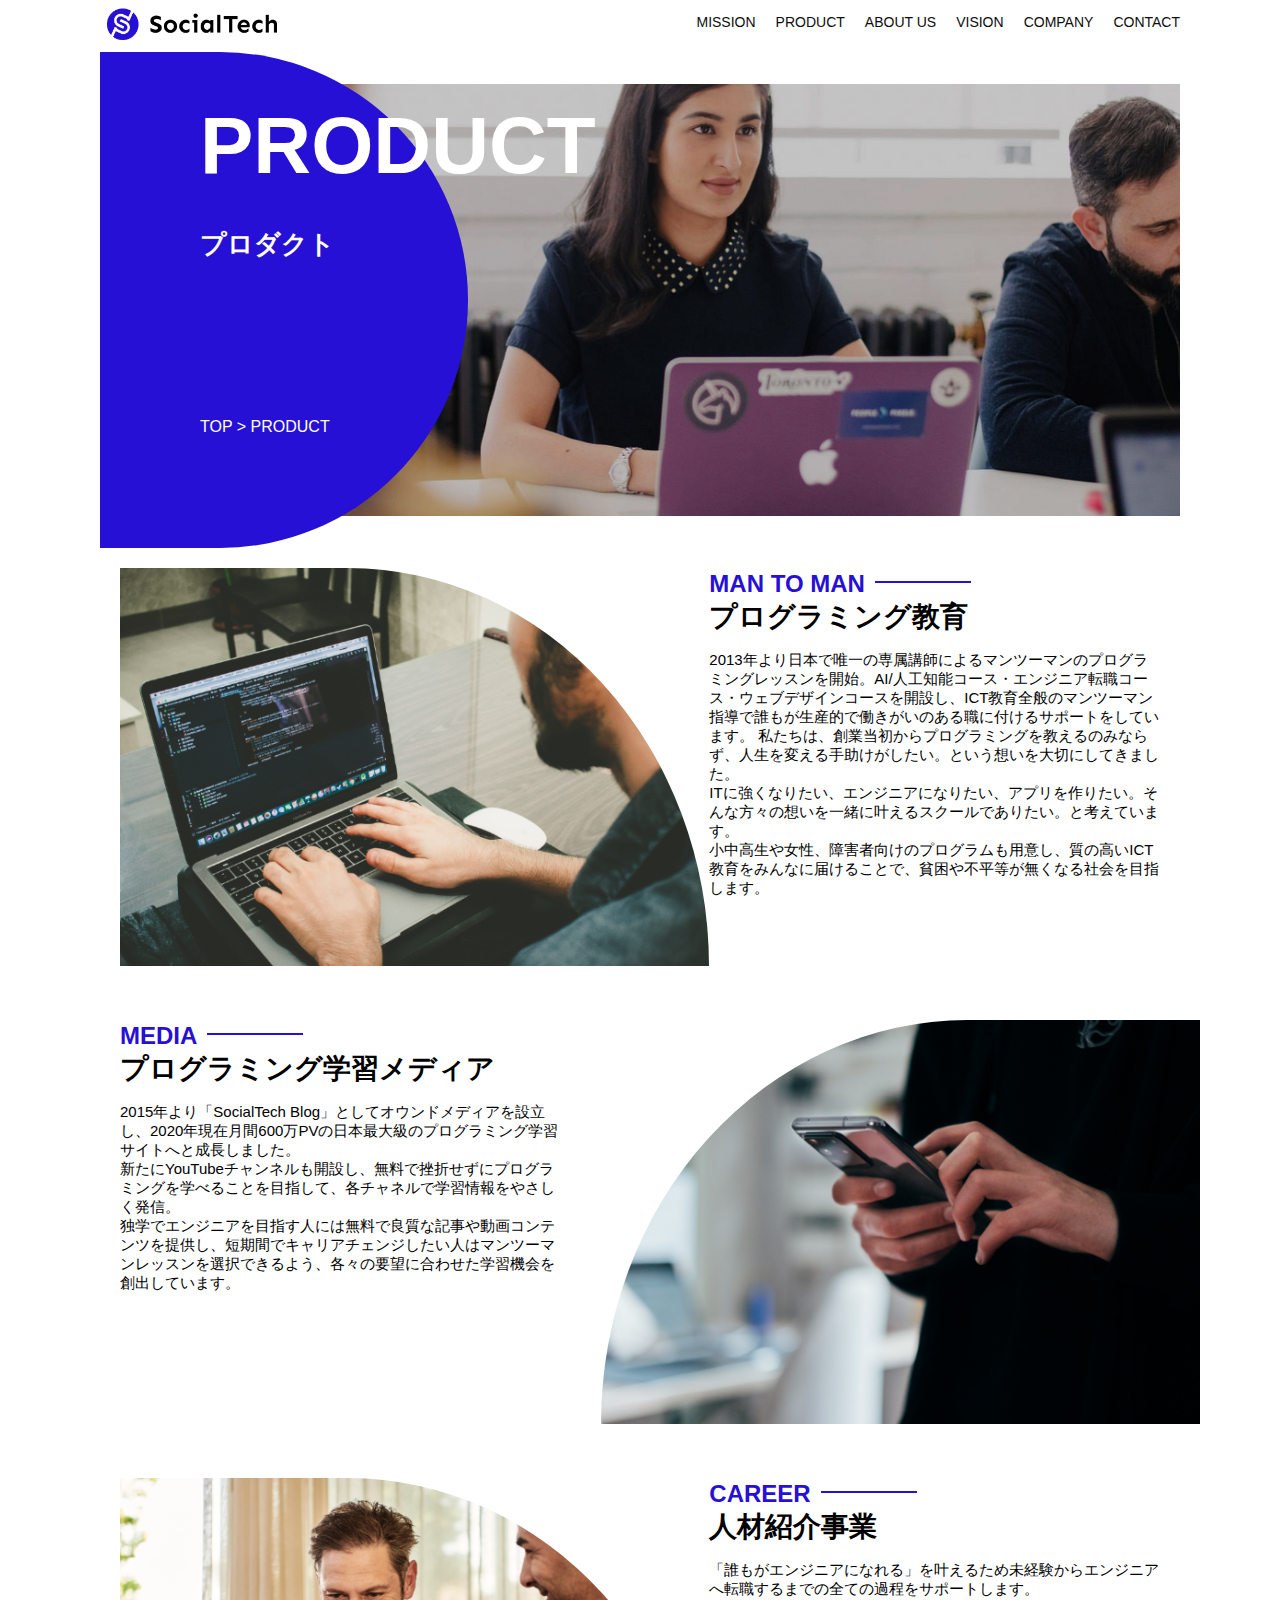
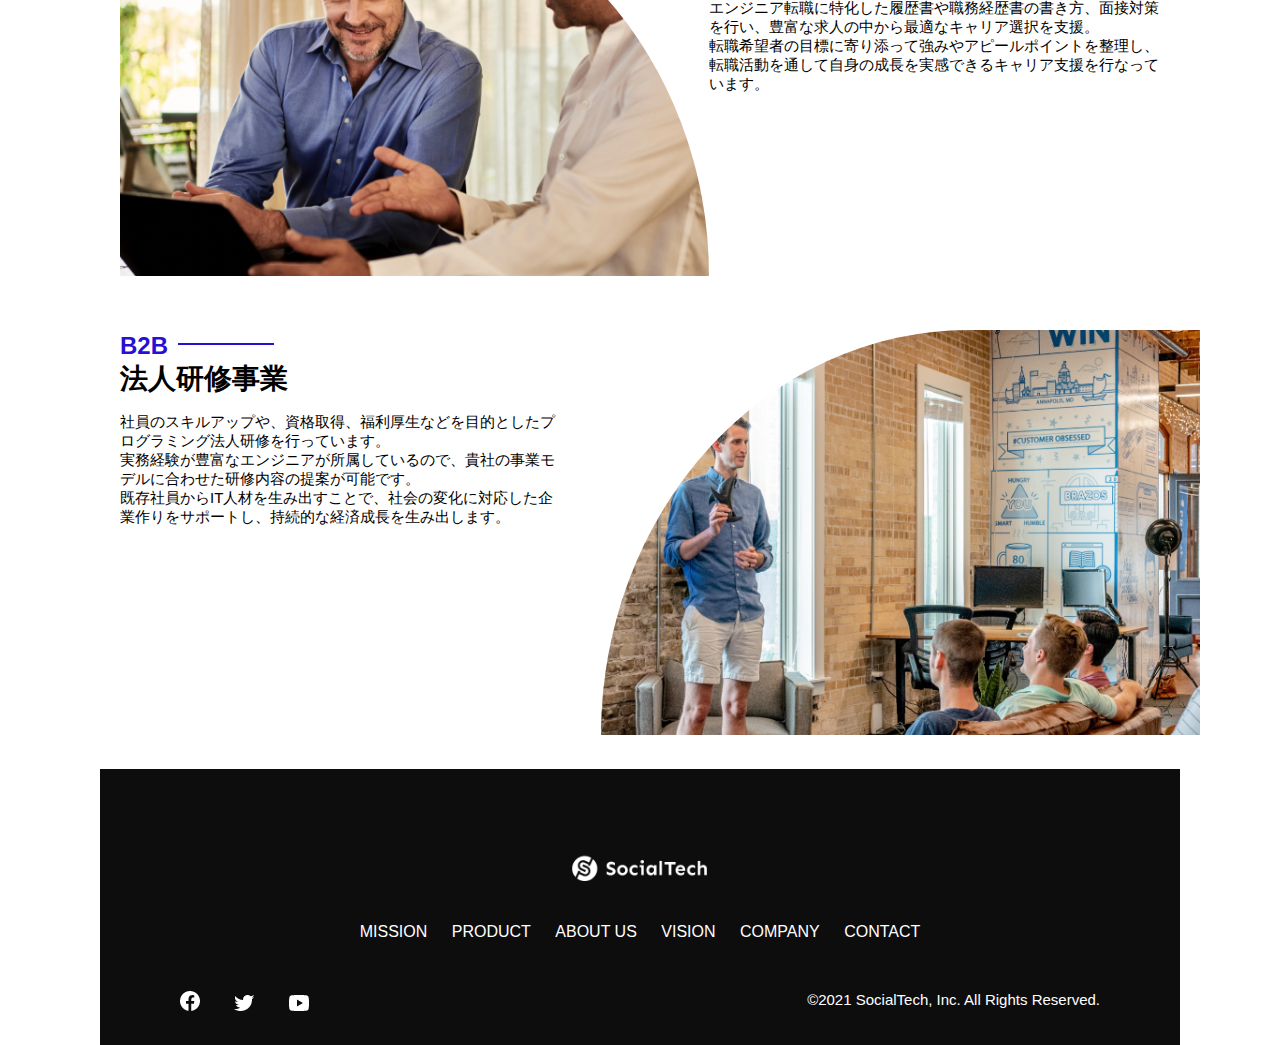
<file: kadai_tutorial_output/product.html>
<!DOCTYPE html>
  <html>
    <head>
      <title>SocialTech -PRODUCT プロダクト-</title>
      <meta charset="utf-8">
      <meta name="description" content="SocialTechの4つのプロダクトを紹介します">
      <meta name="viewport" content="width=device-width, initial-scale=1.0">
      <link rel="stylesheet" href="style.css">
    </head>
  
    <body>
      <!-- ヘッダー -->
      <header>
        <!-- ロゴ -->
        <a href="index.html" id="logo">
          <img src="images/logo.png" alt="トップページに戻る">
        </a>
  
        <!-- PC用ナビゲーション -->
        <nav id="nav-pc">
          <ul>
            <li><a href="mission.html">MISSION</a></li>
            <li><a href="product.html">PRODUCT</a></li>
            <li><a href="index.html#aboutus">ABOUT US</a></li>
            <li><a href="index.html#vision">VISION</a></li>
            <li><a href="index.html#company">COMPANY</a></li>
            <li><a href="index.html#contact">CONTACT</a></li>
          </ul>
        </nav>
  
        <!-- スマホ用メニューボタン -->
        <button id="menu-sp" onclick="document.getElementById('nav-sp').style.display = 'block'">
          <img src="images/button-menu.png" alt="ナビゲーションを開く">
        </button>
  
        <!-- スマホ用ナビゲーション -->
        <div id="nav-sp">
          <button id="close" onclick="document.getElementById('nav-sp').style.display = 'none'">
            <img src="images/button-close.png" alt="ナビゲーションを閉じる">
          </button>
  
          <nav>
            <ul>
              <li>
                <a id="logo-sp" href="index.html" onclick="document.getElementById('nav-sp').style.display = 'none'"><img src="images/logo-sp.png" alt="トップページに戻る"></a>
              </li>
              <li><a class="menu" href="mission.html" onclick="document.getElementById('nav-sp').style.display = 'none'">MISSION</a></li>
              <li><a class="menu" href="product.html" onclick="document.getElementById('nav-sp').style.display = 'none'">PRODUCT</a></li>
              <li><a class="menu" href="index.html#aboutus" onclick="document.getElementById('nav-sp').style.display = 'none'">ABOUT US</a></li>
              <li><a class="menu" href="index.html#vision" onclick="document.getElementById('nav-sp').style.display = 'none'">VISION</a></li>
              <li><a class="menu" href="index.html#company" onclick="document.getElementById('nav-sp').style.display = 'none'">COMPANY</a></li>
              <li><a class="menu" href="index.html#contact" onclick="document.getElementById('nav-sp').style.display = 'none'">CONTACT</a></li>
            </ul>
          </nav>
          <div id="sns">
            <a href="https://www.facebook.com/sejuku2013">
              <img src="images/button-facebook.png" alt="Facebookのリンク">
            </a>
            <a href="https://twitter.com/samuraijuku">
              <img src="images/button-twitter.png" alt="Twitterのリンク">
            </a>
            <a href="https://www.youtube.com/channel/UCCFOQO5aDK0xXam4cUQXT8g">
              <img src="images/button-youtube.png" alt="YouTubeのリンク">
            </a>
          </div>
        </div>
      </header>
  
      <main>
        <article>
           <section id="product-main">
            <div class="product-main-inner">
              <div id="product-title">
                <h1>PRODUCT<br><span>プロダクト</span></h1>
                <p>TOP > PRODUCT</p>
              </div>
            </div>
           </section>

            <section class="product-section product-section-left">
              <div class="product-section-img">
                <img src="images/product/product-mantoman.png" alt="PCでコードを書く男性">
              </div>
              <div class="product-read">
                <h2 class="product-h2">MAN TO MAN</h2>
                <h3 class="product-h3">プログラミング教育</h3>
                <p>
                  2013年より日本で唯一の専属講師によるマンツーマンのプログラミングレッスンを開始。AI/人工知能コース・エンジニア転職コース・ウェブデザインコースを開設し、ICT教育全般のマンツーマン指導で誰もが生産的で働きがいのある職に付けるサポートをしています。 私たちは、創業当初からプログラミングを教えるのみならず、人生を変える手助けがしたい。という想いを大切にしてきました。<br>ITに強くなりたい、エンジニアになりたい、アプリを作りたい。そんな方々の想いを一緒に叶えるスクールでありたい。と考えています。<br>小中高生や女性、障害者向けのプログラムも用意し、質の高いICT教育をみんなに届けることで、貧困や不平等が無くなる社会を目指します。
                </p>
              </div>
            </section>
    
            <section class="product-section product-section-right">
              <div class="product-read">
                <h2 class="product-h2">MEDIA</h2>
                <h3 class="product-h3">プログラミング学習メディア</h3>
                <p>2015年より「SocialTech Blog」としてオウンドメディアを設立し、2020年現在月間600万PVの日本最大級のプログラミング学習サイトへと成長しました。<br>新たにYouTubeチャンネルも開設し、無料で挫折せずにプログラミングを学べることを目指して、各チャネルで学習情報をやさしく発信。<br>独学でエンジニアを目指す人には無料で良質な記事や動画コンテンツを提供し、短期間でキャリアチェンジしたい人はマンツーマンレッスンを選択できるよう、各々の要望に合わせた学習機会を創出しています。</p>
              </div>
              <div class="product-section-img">
                <img src="images/product/product-media.png" alt="スマートフォンを操作する人">
              </div>
            </section>
    
            <section class="product-section product-section-left">
              <div class="product-section-img">
                <img src="images/product/product-career.png" alt="笑顔で話し合う2人の男性">
              </div>
              <div class="product-read">
                <h2 class="product-h2">CAREER</h2>
                <h3 class="product-h3">人材紹介事業</h3>
                <p>「誰もがエンジニアになれる」を叶えるため未経験からエンジニアへ転職するまでの全ての過程をサポートします。<br>エンジニア転職に特化した履歴書や職務経歴書の書き方、面接対策を行い、豊富な求人の中から最適なキャリア選択を支援。<br>転職希望者の目標に寄り添って強みやアピールポイントを整理し、転職活動を通して自身の成長を実感できるキャリア支援を行なっています。<br></p>
              </div>
            </section>
    
            <section class="product-section product-section-right">
              <div class="product-read">
                <h2 class="product-h2">B2B</h2>
                <h3 class="product-h3">法人研修事業</h3>
                <p>社員のスキルアップや、資格取得、福利厚生などを目的としたプログラミング法人研修を行っています。<br>実務経験が豊富なエンジニアが所属しているので、貴社の事業モデルに合わせた研修内容の提案が可能です。<br>既存社員からIT人材を生み出すことで、社会の変化に対応した企業作りをサポートし、持続的な経済成長を生み出します。</p>
              </div>
              <div class="product-section-img">
                <img src="images/product/product-b2b.png" alt="講演中の男性とそれを聴く人々">
              </div>
            </section>
  
        </article>
      </main>
  
  
      <footer>
        <div id="footer-logo">
          <img src="images/logo-sp.png" alt="SocialTech">
        </div>
        <div id="footer-link">
          <a href="mission.html">MISSION</a>
          <a href="product.html">PRODUCT</a>
          <a href="index.html#aboutus">ABOUT US</a>
          <a href="index.html#vision">VISION</a>
          <a href="index.html#company">COMPANY</a>
          <a href="index.html#contact">CONTACT</a>
        </div>
        <div id="sns-footer">
          <div class="sns-btns">
            <a href="https://www.facebook.com/sejuku2013"><img src="images/button-facebook.png" alt="Facebookのリンク"></a>
            <a href="https://twitter.com/samuraijuku"><img src="images/button-twitter.png" alt="Twitterのリンク"></a>
            <a href="https://www.youtube.com/channel/UCCFOQO5aDK0xXam4cUQXT8g"><img src="images/button-youtube.png" alt="YouTubeのリンク"></a>
          </div>
          <p id="copyright">&copy;2021 SocialTech, Inc. All Rights Reserved.</p>
        </div>
      </footer>
      
    </body>
  </html>
</file>
<file: kadai_013/style.css>
/* PC、スマホ共通スタイル */
body {
   font-family:"Source Sans Pro", "Hiragino Kaku Gothic ProN", Meiryo, Arial,
    sans-serif; 
}

p {
   font-size: 15px;
}

#main-visual > img {
   width: 100%;
}



/* PC用のスタイル */
@media screen and (min-width:768px) {
/* 横幅設定 */
body {
 max-width: 1080px;
 min-width: 960px;
 margin: 0 auto 0 auto;
}
#menu-sp,
#nav-sp {
  display: none;
  }

/* ヘッダー */
header {
  display: flex;
  justify-content: space-between;
}

/* ナビゲーションのレイアウト */
#nav-pc {
  text-align: right;
  font-size: 14px;
  padding-top: 15px;  
}

/* ナビゲーションリンクの装飾設定 */
#nav-pc a {
  text-decoration: none;
  margin-left: 20px;
}

#nav-pc a:link {
  color: #0d0d0d;
}

#nav-pc a:visited {
   color: #0d0d0d;
}

#nav-pc a:hover {
   color: #0d0d0d;
   text-decoration: underline;
}

#nav-pc a:active {
   color: #0d0d0d;
}
}


/* スマホ */
@media screen and (max-width:767px) {
  body {
    min-width:375px;
    margin: 0;
  }


/*PCナビゲーションを非表示に  */
  #nav-pc {
    display: none;
  }
/* ハンバーガーメニュー */
  #menu-sp {
    float: right;
    padding: 0;
  }
/* スマホ用ナビゲーション */
  #nav-sp {
    background-color: #ce933e;
    position: absolute;
    left: 0;
    top: 0;
    height: 100%;
    width: 100%;
    display: none;
    z-index: 100;
  }

/* xボタン */
  #close {
    position: absolute;
    top: 20px;
    right: 20px;
  }
/* ナビゲーションメニュー用ロゴ */
  #logo-sp {
    margin: 80px 0 30px 20px;
  }

  #nav-sp a {
    display: block;
  }

  #nav-sp a:link {
    color: #ffffff;
  }

  #nav-sp a:visited {
    color: #ffffff;
  }

  #nav-sp a:hover {
    color: #ffffff;
    text-decoration: underline;
  }

  #nav-sp a:active {
    color: #ffffff;
  }

  #nav-sp .menu {
    text-decoration: none;
    display: block;
    margin: 0 20px;
    height: 44px;
    font-size: 16px;
    background-image:url("images/arrow.png") ;
    background-repeat: no-repeat;
    background-position: right top;
  }
}
</file>
<file: kadai_tutorial_output/style.css>
/* PC.スマホ共通スタイル */
＊　{
  box-sizing: border-box;
}

p {
  font-size: 15px;
}

body {
  font-family: "Source Sans Pro" , "Hiragino Kaku Gothic ProN" , Meiryo, Arial, sans-serif;
}
body {
    max-width: 1080px;
    margin: 0 auto 0 auto;
    font-family: Source Sans Pro , "Hiragino Kaku Gothic ProN" , Meiryo ,Araial, sans-serif;
}

/* ナビゲーションのリンクの装飾設定 */
#nav-pc a {
   text-decoration: none;
   margin-left: 20px;
   color:#0d0d0d;
}

#nav-pc a:hover {
   text-decoration: underline;
}

/* スマホ用ナビを非表示 */
#nav-sp,
#menu-sp {
   display: none;
}

/* ヘッダー */
header {
   display: flex;
   justify-content: space-between;
}
/* ナビゲーションのレイアウト */
#nav-pc {
   font-size: 14px;
}

#nav-pc ul {
  display: flex;
  padding-left: 0;
}

#nav-pc li {
  list-style: none;
}
/* ナビゲーションのリンクの装飾設定 */
#nav-pc a {
   text-decoration: none;
   margin-left: 20px;
   color: #0d0d0d;
}

#nav-pc a:hover {
   text-decoration: underline;
}
/* メインビジュアル */
#main-visual {
   position: relative;
   height: 470px;
}
#main-message {
   position: absolute;
   top :0;
   left: 0;
   background-color:#2710d5 ;
   color: #ffffff;
   border-radius: 0 0 476px 0;
   max-width: 620px;
   height: 100%;
   width: 100%;
   z-index: 11;
}

#main-message > h1 {
   font-size: 60px;
   margin: 100px 0 0 50px;
}
#main-message > P {
 font-size: 28px;
 margin: 0 0 0 50px;
}

#main-visual > img {
   max-width: 620px;
   border-radius: 476px 0 0 0;
   position: absolute;
   top: 0;
   right: 0;
   z-index: 10;
}

/* 見出し */
h2 {
   margin: 40px 0 0 0;
}

h2::after {
   content: url("images/line.png");
   margin-left: 10px;
}

h3 {
  font-size: 27px;
}

/* ミッション */
 #mission {
   margin: 80px auto 80px auto;
}

#mission-flex {
   display: flex;
}

#mission-flex > div {
   width: 50%;
   margin: 20px;
}

#mission-photo {
   width: 100%;
}

#s2dgs {
   margin-top: 50px;
   width: 100%;
}

/* プロダクト */
#product {
   background-color: #fafafa;
   margin: 80px 0 80px 0;
   padding: 10px 40px 0px 40px;
}

/* 外枠 */
#product .product-flex {
   margin-top: 40px;
   display: flex;
}

/* 左のカラム */
#product-left {
   width: 50%;
   margin-right: 20px;
}

/* 右のカラム */
#product-right {
   width: 50%;
   margin-left: 20px;
   margin-top: 80px;
}

/* 画像+説明の枠 */
#product-left > div {
   position: relative;
   height: 480px;
   margin-right: 20px;
}
#product-right > div {
   position: relative;
   height: 480px;
   margin-left: 20px;
}

/* 画像 */
.product-photo {
   width: 100%;
}

/* 説明文の枠 */
.product-explain {
   background-color: #ffffff;
   position: absolute;
   left: 0;
   bottom: 50px;
   margin: 0 40px 0 40px;
   padding: 20px;
   box-shadow: 5px 5px 10px rgba(0, 0, 0, 0.05);
}

/* 説明文の英語 */
.product-explain > span {
   color: #2710d5;
   font-weight: bold;
   font-size: 16px;
   margin: 0;
}

/* 説明文の見出し */
.product-explain >h3 {
   margin: 5px 0 5px 0;
}

/* 説明文 */
.product-explain > p {
   font-size: 14px;
   margin: 0;
}

/* もっと見るボタン */
#product-more {
   text-align: center;
}

#product-more a {
   position: relative;
   bottom: -42px;
}

/* ABOUT US */
#aboutus {
   margin: 80px auto 80px auto;
}

/* 3つの組織文化と画像を入れる枠 */
#aboutus > div {
    display: flex;
}

/* 画像 */
.culture-img {
    width: 50%;
    align-self: flex-start;
}

.culture-img2 {
    margin-top: 50px;
    width: 100%;
}

/* 3つの組織文化の表 */
 .culture-table {
    margin-right: 50px;
 }

 /* 番号 */
 .culture-num {
    font-size: 80px;
    color: #2710d5;
    padding: 0 20px 0 0;
 }

 /* 見出し */
  .culture-table th {
    text-align: left;
    font-size: 28px;
    font-weight: bold;
  }

  /* 組織文化英語 */
   .culture-en {
      color: #2710d5;
      font-size: 24px;
   }

  /* 説明文 */
  .culture-description {
   margin: 0;
  }

 /* ビジョン */
 #vision {
   margin: 80px auto 80px auto;
 }
 
 /* セクション内の外枠*/
 #vision > div {
   display: flex;
   justify-content: space-between;
   flex-wrap: wrap;
 }
 
 /*7つの行動指針の枠*/
 .vision-box {
   width: 300px;
   height: 300px;
   margin-bottom: 30px;
   position: relative;
 } 

 .vision-box > img {
   width:100%;
   position: relative;
   z-index: 30;
 }

 .vision-box > div {
   position: absolute;
   top: 0;
   left: 0;
   z-index: 31;
   margin-right: 20px;
 }

 .vision-box > div > h4 {
   color: #2710d5;
   font-size: 19px;
   margin: 80px 0 0 0;
 }

 .vision-box > div > h4::first-letter {
   font-size: 40px;
 }

 .vision-box > div > h5 {
   font-size: 20px;
   margin: 0 0 0 0;
 }

 .vision-box > div > p {
   margin: 10px 0 0 0;
 }

 /* 会社概要 */
 #company {
    margin: 80px auto 80px auto;
 }

 #company-table {
   width:100%;
 }

 .tableheader {
    text-align: left;
    padding: 20px;
    border-bottom-color:#2710d5;
    border-bottom-width:1px;
    border-bottom-style: solid;
    width: 100px;
 }

 .tableheader-first {
   border-top-color:#2710d5;
   border-top-width: 1px;
   border-top-style: solid;
 }
 
 .cell {
    padding: 30px;
    border-bottom-color:#ececec;
    border-bottom-width: 1px;
    border-bottom-style: solid;
 }

 .cell-first {
   border-top-color:#ececec;
   border-top-width: 1px;
   border-top-style: solid;
 }

 #company > iframe {
   width: 100%;
   height: 368px;
   margin-top: 40px;
 }

 /* お問い合わせ */
 #contact {
   margin: 80px auto 80px auto;
 }
 
 /* 外枠 */
 #contact > form > div {
   display: flex;
   flex-direction: row;
   flex-wrap: wrap;
   padding-bottom: 30px;
 }

 /* 左列の見出し */
 .contact-heading {
   width: 240px;
   align-self: center;
 }
 /* 見出しのラベル */
 .contact-label {
   font-weight: bold;
 }
/* 必須 */
.contact-span {
   color: #ce2222;
   margin: 0 0 0 20px;
   font-weight: bold;
}

/* テキストボックス */
.contact-textbox {
   border-top: 0px;
   border-left: 0px;
   border-right: 0px;
   border-bottom-width:1px ;
   border-bottom-color: #707070;
   border-style: solid;
   background-color: #fafafa;
   width: 400px;
   height: 56px;
}

   /* お問い合わせ内容のテキストエリア */
   .contact-textarea {
    border-top: 0px;
    border-left: 0px;
    border-right: 0px;
    border-bottom-width:1px ;
    border-bottom-color: #707070;
    background-color: #fafafa;
    width: 400px;
    height: 200px;
}

/* 個人情報の取り扱い */
 #contact dt {
    font-weight: bold;
 }

 #contact dd {
    margin: 0 0 16px 0;
 }

 #contact dd p {
    margin: 0;
 }

 #contact dd ul {
    padding-left: 0;
 }

 #contact dd li {
    margin-bottom: 0;
    list-style: none;
 }

 /* フッター */
 footer {
   background-color: #0d0d0d;
   text-align: center;
   padding: 80px 80px 30px 80px;
 }

 #footer-logo {
   margin-bottom: 30px;
 }

 #footer-link {
   margin-bottom: 50px;
 }

 #footer-link > a {
   text-decoration: none;
   margin: 10px;
   color: #ffffff;
 }

 #footer-link > a:hover {
   text-decoration: underline;
 }

 #sns-footer {
    display: flex;
    justify-content: space-between;
    text-align: left;
 }

 #sns-footer a {
    margin-right: 30px;
 }

 #copyright {
    color: #ffffff;
    margin: 0;
 }

 /* mission.html用スタイル */
 /* ミッションのメインビジュアル */
 .mission-main-inner {
   background-image: url("images/mission/mission-main.png");
   background-repeat: no-repeat;
   background-position-y: center;
 }
 
 #mission-title {
   background-color: #2710d5;
   width: 368px;
   color: #ffffff;
   height: 496px;
   border-radius: 0 248px 248px 0;
   position: relative;
 }
 
 #mission-title h1 {
   position: absolute;
   top: 0;
   left: 100px;
   font-size: 80px;
   line-height: 1;
 }
 
 #mission-title h1 span {
   font-size: 26px;
 }
 
 #mission-title > p {
   position: absolute;
   top: 350px;
   left: 100px;
   font-size: 16px;
 }

 /* ミッションページ　S2DGSの設定 */
 #mission-s2dgs {
   padding: 20px;
 }

 .mission-h2 {
   color: #2710d5;
   font-size: 40px;
 }

 .mission-h2::after {
   content: none;
 }

 /* ミッションページ　５つのゴールの設定 */
 #mission-five-goals {
   padding:20px;
   display:flex;
 }

 #mission-five-goals .five-goals-image {
   width: 30%;
   padding: 20px;
 }

 #mission-five-goals .five-goals-image img {
   width: 100%;
 }
 
 #mission-five-goals .five-goals-read {
   width: 70%;
   padding: 20px;
 }
 
 #mission-five-goals .five-goals-read > div {
   margin-bottom: 40px;
 }
 
 .fivegoals-image-right {
   float: right;
   margin: 20px;
 }
 
 .fivegoals-image-left {
   float: left;
   margin: 20px;
 }
 
 .fivegoals-number {
   color: #2710d5;
   font-size: 48px;
   font-weight: bold;
   margin: 0;
 }
 
 .fivegoals-h3 {
   font-size: 28px;
   margin: 0;
 }
 
 .fivegoals-p {
   margin: 0;
 }

 /* プロダクトページ */
 .product-main-inner {
   background-image: url("images/product/product-main.png");
   background-repeat: no-repeat;
   background-position-y: center;
 }

 #product-title {
   background-color: #2710d5;
   width: 368px;
   color: #ffffff;
   height: 496px;
   border-radius: 0 248px 248px 0;
   position: relative;
 }

 #product-title h1 {
   position: absolute;
   top: 0;
   left: 100px;
   font-size: 80px;
   line-height: 1;
 }

 #product-title h1 span {
   font-size: 26px;
 }

 #product-title > p {
   position: absolute;
   top: 350px;
   left: 100px;
   font-size: 16px;
 }

 /* セクション */
.product-section {
   display: flex;
   padding: 20px 20px 0;
}

.product-section .product-section-img img {
   width: 450px;
}

/* 左が画像のセクション */
.product-section-left .product-section-img img {
  width: 100%;
  padding: 0 40px 30px 0;
  border-radius: 0 432px 0 0;
}

.product-section-left .product-read {
   width: 50%;
   flex-grow: 1;
}

.product-section-left .product-read p {
   margin-bottom: 0;
}

/* 右が画像のセクション */
.product-section-right {
   justify-content: space-between;
}

.product-section-right .product-section-img img {
   width: 100%;
   padding: 0 0 30px 40px;
   border-radius: 432px 0 0 0;
}

.product-section-right .product-read {
   width: 500px;
}

.product-h2 {
   color: #2710d5;
   font-size: 24px;
   margin: 0;
}

.product-h3 {
   font-size: 28px;
   margin: 0;
}
 /*>>>>>>>>>>>>>>>>>>>>>>>>>>>>>>>>>>>>>>>>>>>>>>>>>>
 スマートフォン用のスタイル
 >>>>>>>>>>>>>>>>>>>>>>>>>>>>>>>>>>>>>>>>>>>>>>>>>>> */
 @media screen and (max-width: 767px) {
 
   
   /* PC用ナビゲーション非表示 */
   #nav-pc {
      display: none;
   }
 
   /*ハンバーガーメニュー  */
   #menu-sp {
      display: block;
      background-color: transparent;
      float: right;
      padding: 0;
      border: none;
   }

   #menu-sp img {
      height: 100%;
   }

   /* スマホ用ナビゲーションの表示切替 */
   /* 初期状態、レイアウトと非表示設定 */
   #nav-sp {
      background-color: #2710d5;
      position: fixed;
      left: 0;
      top: 0;
      height: 100%;
      width: 100%;
      display: none;
      z-index: 100;
   }

 /* ×ボタン */
 #close {
   position: absolute;
   top: 20px;
   right: 20px;
   background-color: transparent;
   border: none;
 }

 #nav-sp nav ul {
   padding-left: 0;
 }

 #nav-sp nav li {
   list-style: none;
 }

 /* ナビゲーションメニュー用ロゴ */
 #logo-sp {
   margin: 80px 0 30px 20px;
 }  
 
 /* ナビゲーションのリンクの装飾設定 */
 #nav-sp nav a {
   display:block ;
   color: #ffffff;
 }

 #nav-sp nav a:hover {
   text-decoration: underline;
}

#nav-sp .menu {
   text-decoration: none;
   margin: 0 20px 0 20px;
   height: 44px;
   font-size: 16px;
   background-image: url("images/arrow.png");
   background-repeat: no-repeat;
   background-position: right top;
}

#sns {
   position: absolute;
   bottom: 20px;
   left: 20px;
}

#sns > a {
  margin-right: 30px;
}

/* メインビジュアル */
#main-visual {
   position: relative;
   height: 470px;
}

#main-visual > div {
   text-align: center;
   height: 280px;
}

#main-visual h1 {
   font-size: 28px;
   margin: 90px 0 0 0;
}

#main-visual > div > p {
   margin: 0;
   font-size: 15px;
}

#main-visual > img {
   width: 100%;
   border-radius: 476px 0 0 0;
   top: auto;
   bottom: 0;
}

/* 見出し */
h2 {
   margin: 15px 0 15px 0;
}

h3 {
   font-size: 24px;
   margin: 10px 0 0 0;
}

/* ミッション */
#mission {
   margin: 20px o 20px 0;
   padding: 0 20px 0 20px;
}

#mission-flex {
   flex-direction: column;
}

#mission-flex > div {
   width: 100%;
   margin: 0;
}

/* プロダクト */
#product {
   margin: 0;
   padding: 10px 20px 0 20px;
}

/* 外枠 */
#product .product-flex {
   flex-direction: column;
   margin-top: 0;
}

/* 左右のカラム　スマホでは縦並び */
#product-left,
#product-right {
   width: 100%;
   margin: 0;
}

/* 画像＋説明の枠 */
#product-left > div,
#product-right > div {
   height: auto;
   margin: 0;
}

/* 説明文の枠 */
.product-explain {
   position: relative;
   margin: 0;
}

.product-explain > h3 {
   margin: 10px 0 10px 0;
   font-size: 24px;
}

/* もっと見るボタン */
#product-more {
   text-align: left;
}

/* ABOUT US */
#aboutus {
   margin: 80px 20px 80px 20px;
}

#aboutus > div {
   flex-direction: column;
}

.culture-table th {
   font-size: 16px;
}

.culture-table {
   margin-right: 0;
   padding-right: 20px;
   order: 2;
}

.culture-img {
   width: 100%;
   order: 1;
}

.culture-img2 {
   margin-top: 0;
}

.culture-num {
   padding: 0;
}

.culture-description {
   margin: 0;
}

/* ビジョン */
#vision {
   margin: 80px 20px 80px 20px;
}

.vision-box >img {
   position: absolute;
   top: 0;
   left: 0;
}

.vision-box > div > h4 {
   margin: 60px 0 0 0;
}

/* 会社概要 */
#company {
   margin: 0 20px 0 20px;
}

#company > h3 {
   margin-bottom: 20px;
}

.tableheader {
   width: 50px;
}

.cell {
   padding: 20px;
}

#company > iframe {
   height: 240px;
}

/* お問い合わせ */
#contact {
   margin: 80px 20px 80px 20px;
}

#contact > h3 {
   margin-bottom: 20px;
}

#contact > form > div {
   flex-direction: column;
   margin-bottom: 20px;
}

.contact-heading {
   align-self: auto;
   margin-bottom: 20px;
}

.contact-textbox {
   min-width: 300px;
   width: 100%;
}

.contact-textarea {
   height: 150px;
   width: 100%;
}

.radiobutton {
   margin-bottom: 20px;
}

/* フッター */
footer {
   padding: 30px 20px 50px 20px;
   text-align: left;
}

#footer-link > a {
   margin: 0 20px 30px 0;
   display: block;
   background-image: url("images/arrow.png");
   background-repeat: no-repeat;
   background-position: right top;
 }

 #footer-link > a:hover {
   text-decoration: underline;
 }

 #sns-footer {
   flex-direction: column;
   justify-content: flex-start;
 }

 #copyright {
   font-size: 12px;
   margin-top: 30px;
 }

 /* mission.html用スタイル */
  /* ミッションのメインビジュアル */
  #mission-main {
   height: 256px;
   margin-top: 4%;
   position: relative;
 }

 .mission-main-inner {
   height: 80%;
   background-size: cover;
 }

 #mission-title {
   width: 136px;
   height: 256px;
   position: absolute;
   top: -10%;
 }

 #mission-title h1 {
   left: 20px;
   font-size: 40px;
 }

 #mission-title h1 span {
   font-size: 18px;
 }

 #mission-title > p {
   top: 180px;
   left: 20px;
   font-size: 13px;
 }

 /* ミッションページ　S2DGSの設定 */
 .mission-h2 {
   font-size: 38px;
   margin: 0px;
 }

 .mission-h2::after {
   content: none;
 }

 #mission-s2dgs > img {
   width: 100%;
 }

 /* ミッションページ　5つのゴールのっ設定 */
 #mission-five-goals {
   flex-direction: column;
 }

 #mission-five-goals > div {
   padding: 0;
 }

 #mission-five-goals .five-goals-image,
 #mission-five-goals .five-goals-read {
   width: 100%;
   padding: 0;
 }

 #mission-five-goals .five-goals-read > div {
   display: flex;
   flex-direction: column;
 }

 .fivegoals-image-right,
 .fivegoals-image-left {
   align-self: center;
 }

 /* プロダクトページ */
 #product-main {
   height: 256px;
   margin-top: 4%;
   position: relative;
 }

 .product-main-inner {
   height: 80%;
   background-size: cover;
 }

 #product-title {
   width: 136px;
   height: 256px;
   position: absolute;
   top: -10%;
 }

 #product-title h1 {
   left: 20px;
   font-size: 40px;
 }

 #product-title h1 span {
   font-size: 18px;
 }

 #product-title > p {
   top: 180px;
   left: 20px;
   font-size: 13px;
 }

 /* セクション */
 .product-section {
   flex-direction: column;
 }

 .product-section .product-section-img {
   width: 100%;
 }

 .product-section .product-section-img img {
   width: 100%;
   padding: 0;
 }

/* 左が画像のセクション */
.product-section-left .product-section-img img {
   border-radius: 0 300px 0 0;
}

.product-section-left .product-read {
   width: 100%;
   flex-grow: 1;
}

/* 右の画像のセクション */
.product-section-right .product-section-img img {
   order: 1;
   border-radius: 300px 0 0 0;
}

.product-section-right .product-read {
   order: 2;
   width: 100%;
}
 }
</file>
